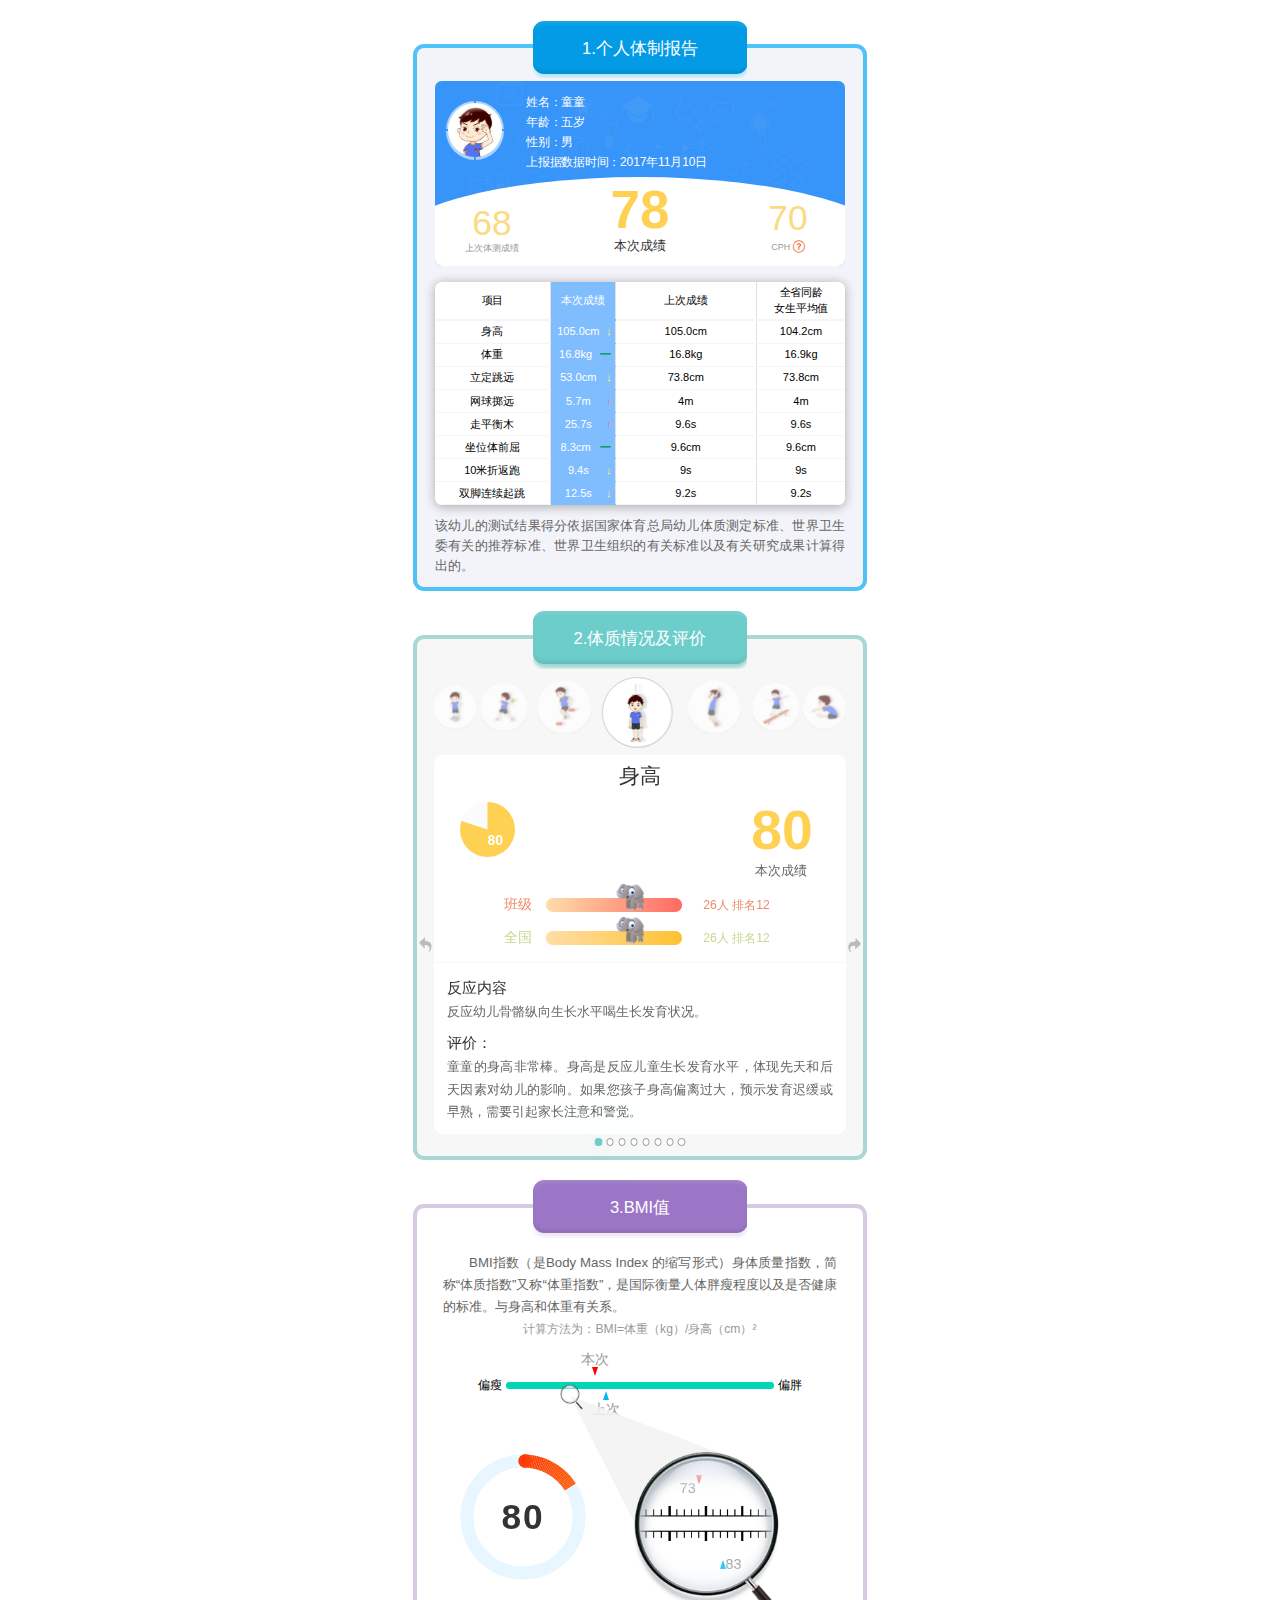
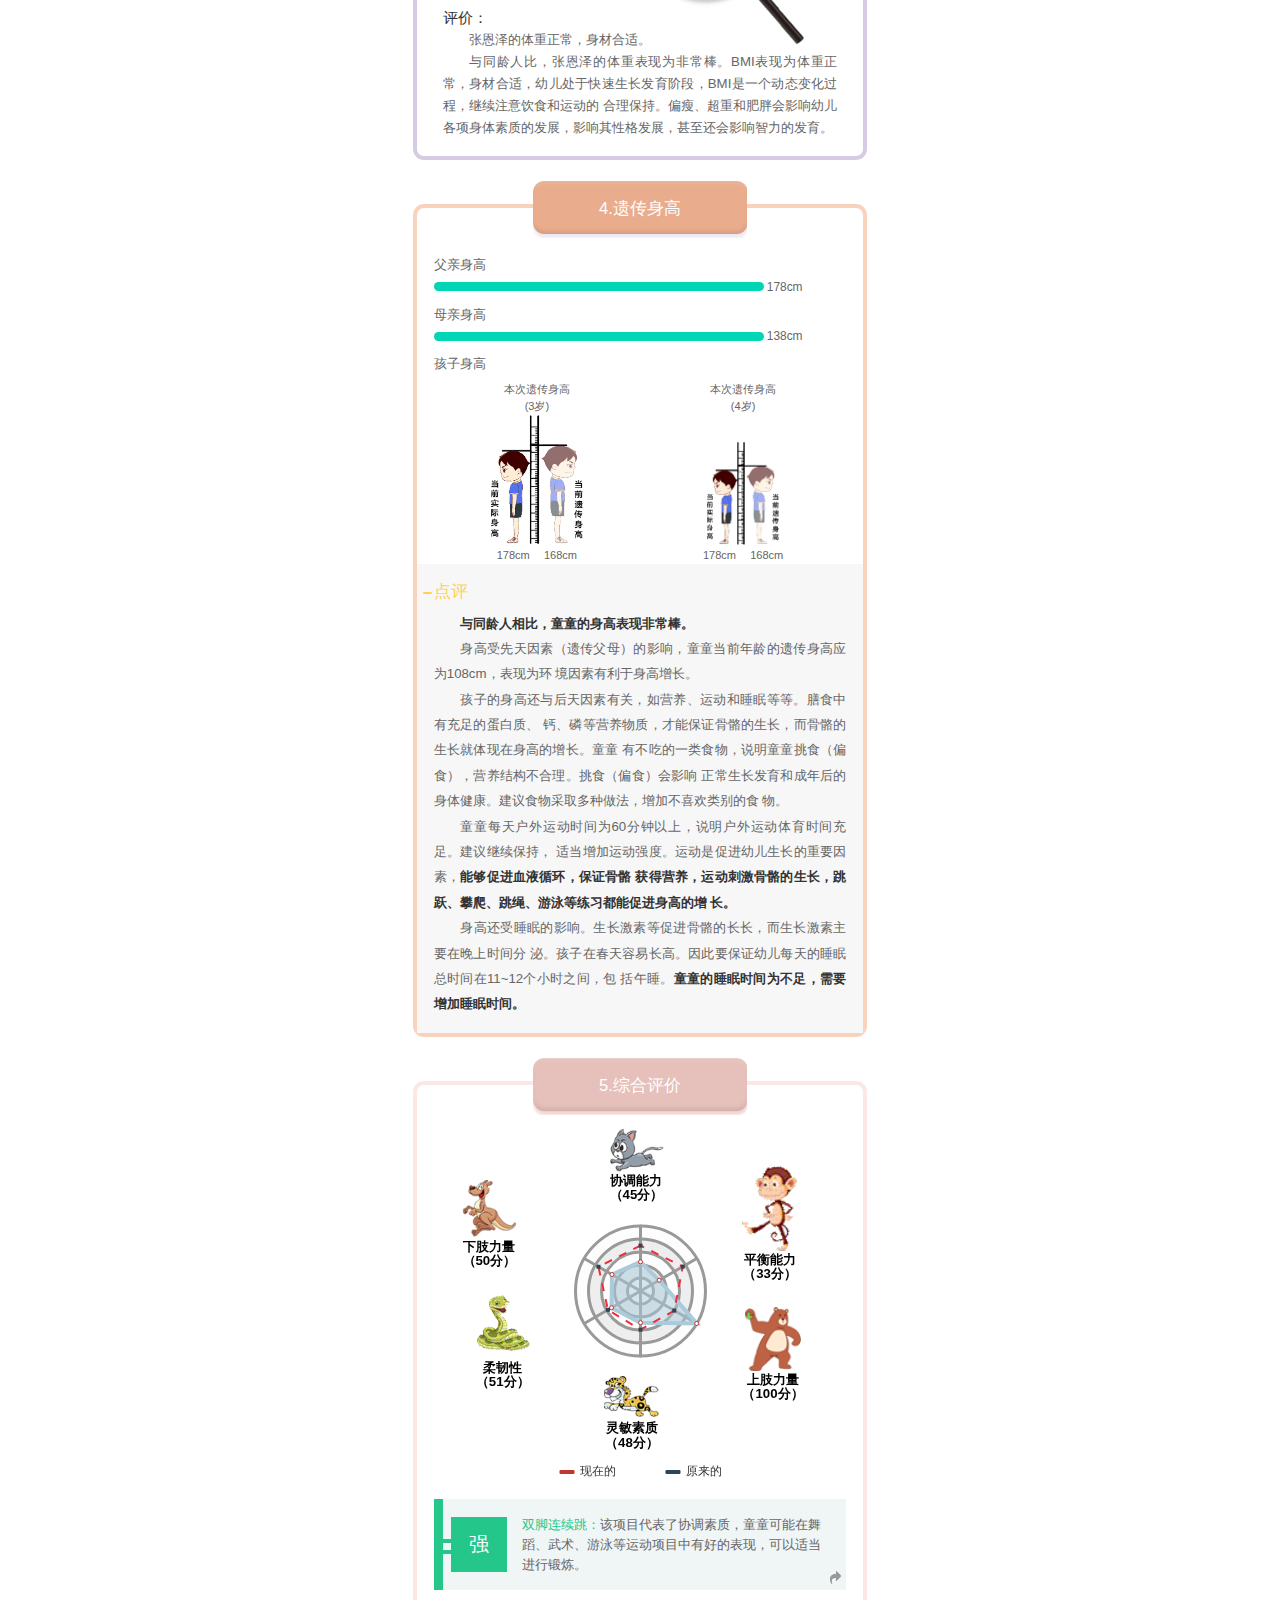
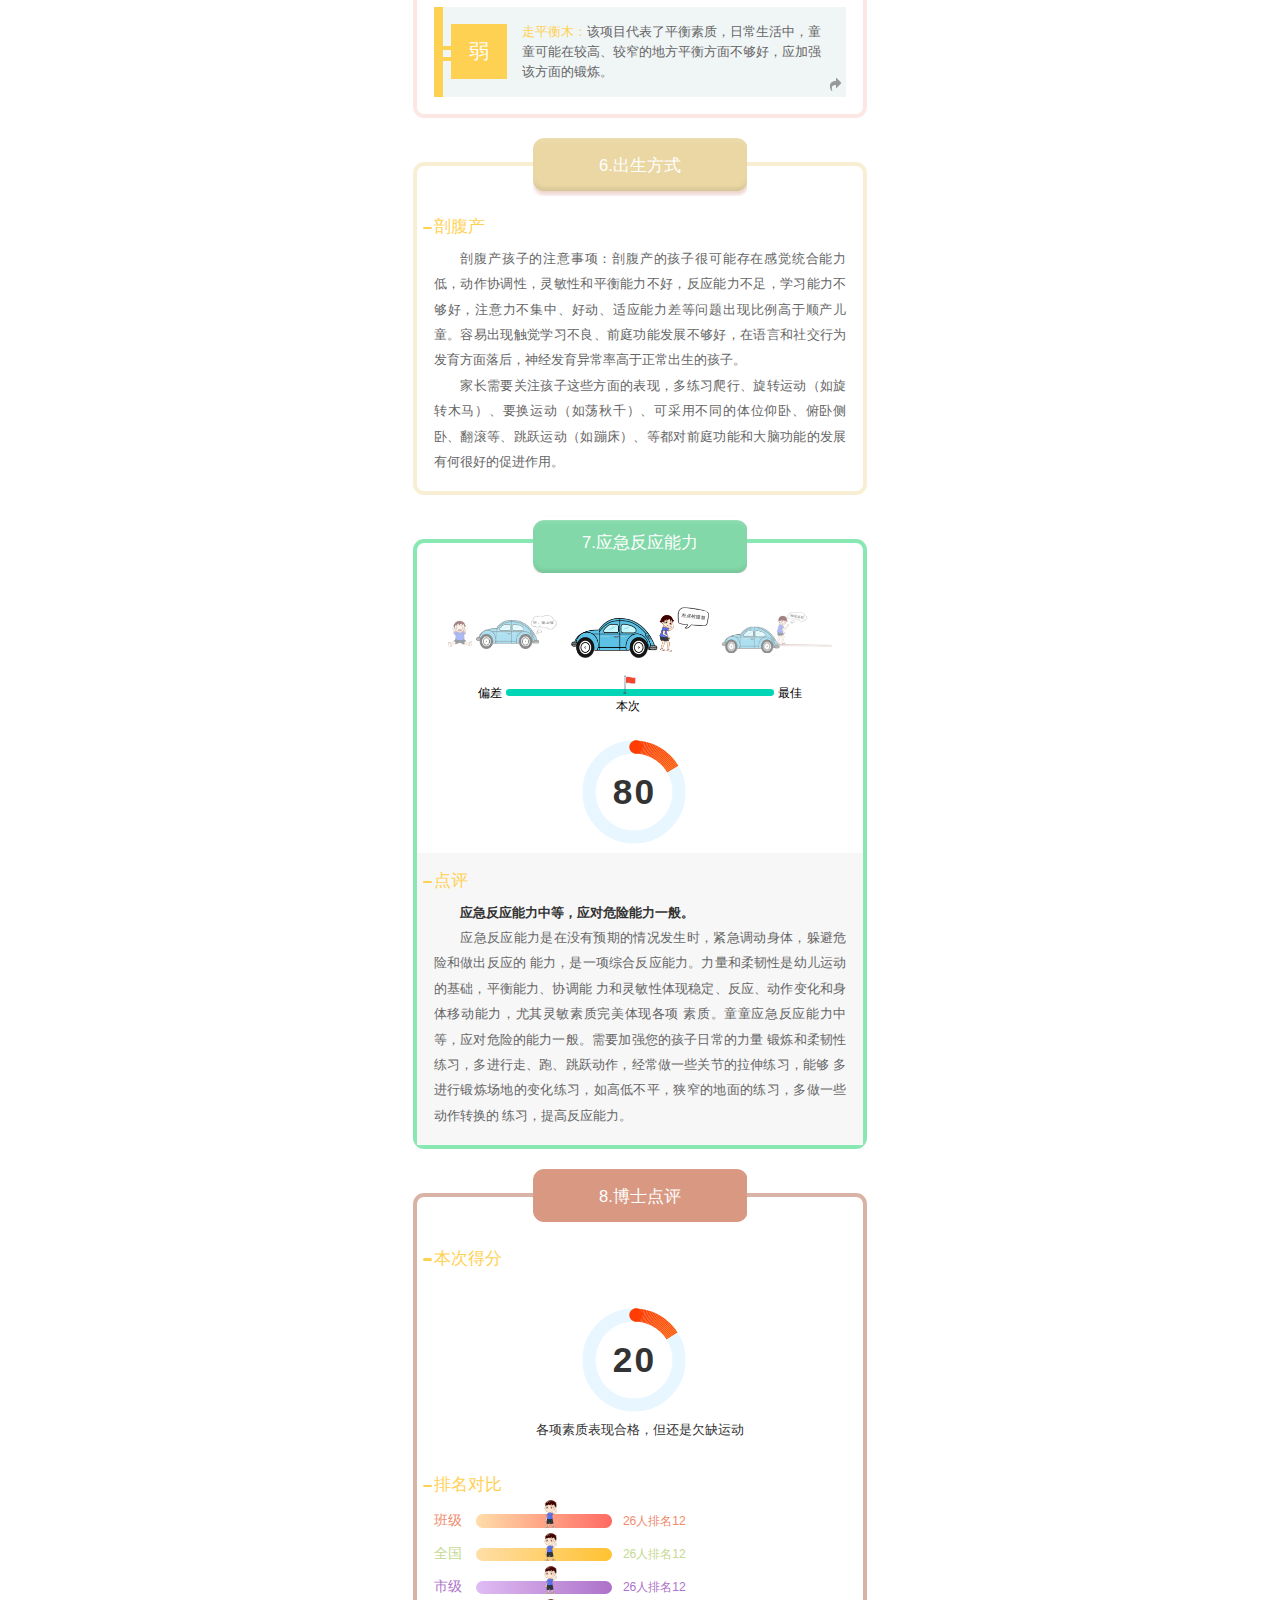
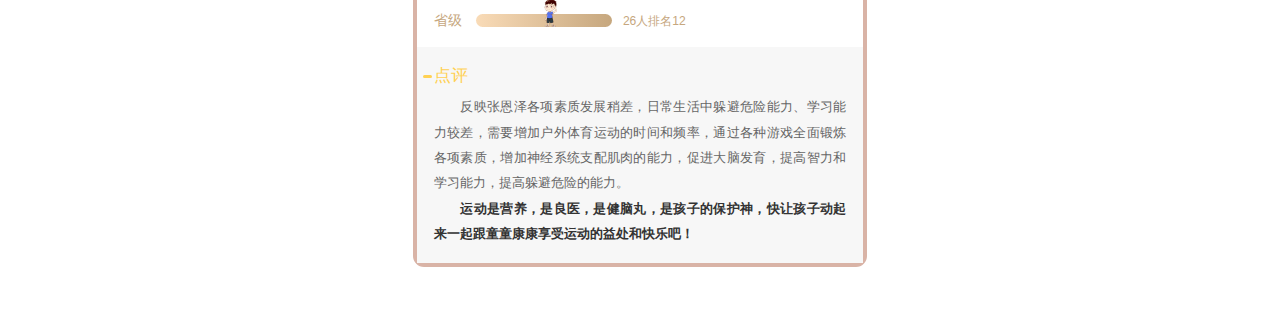
<file: index.html>
<!doctype html>
<html lang="en">
<head>
    <meta charset="UTF-8">
    <meta name="viewport"
          content="width=device-width, user-scalable=no, initial-scale=1.0, maximum-scale=1.0, minimum-scale=1.0">
    <meta http-equiv="X-UA-Compatible" content="ie=edge">
    <title>对比报告</title>
    <link rel="stylesheet" href="css/frozen.css">
    <link rel="stylesheet" href="iconfont/iconfont.css">
    <link rel="stylesheet" href="css/swiper.min.css">
    <link rel="stylesheet" href="mycss/compare.css">
</head>
<body>
<!--1.个人体制报告-->
<section class="item-container item-color1 item-step1">
    <div class="compare-title-bar title-bar1">1.个人体制报告</div>
    <div class="info-top">
        <p class="avatar"><img src="images/nanhai.jpg" alt=""></p>
        <ul>
            <li><p>姓名：童童</p></li>
            <li><p>年龄：五岁</p></li>
            <li><p>性别：男 </p></li>
            <li><p>上报据数据时间：2017年11月10日</p></li>
        </ul>
        <div class="data-show">
            <ol>
                <li>
                    <h2>68</h2>
                    <span>上次体测成绩</span>
                </li>
                <li>
                    <h2>78</h2>
                    <span>本次成绩</span>
                </li>
                <li>
                    <h2>70</h2>
                    <span>CPH  <i class="iconfont icon-wenhao"></i></span>
                </li>
            </ol>
        </div>
    </div>
    <div class="info-bottom">
        <table class="ui-table  ">
            <thead>
            <tr>
                <th><span>项目</span></th>
                <th><span>本次成绩</span></th>
                <th><span>上次成绩</span></th>
                <th><span>全省同龄 <br>女生平均值</span></th>
            </tr>
            </thead>
            <tbody>
            <tr>
                <td><span>身高</span></td>
                <td>105.0cm<strong class="data-down">↓</strong></td>
                <td>105.0cm</td>
                <td>104.2cm</td>
            </tr>
            <tr>
                <td><span>体重</span></td>
                <td>16.8kg <strong class="data-balance">一</strong></td>
                <td>16.8kg</td>
                <td>16.9kg</td>
            </tr>
            <tr>
                <td><span>立定跳远</span></td>
                <td>53.0cm <strong class="data-down">↓</strong></td>
                <td>73.8cm</td>
                <td>73.8cm</td>
            </tr>
            <tr>
                <td><span>网球掷远</span></td>
                <td>5.7m  <strong class="data-up">↑</strong></td>
                <td>4m</td>
                <td>4m</td>
            </tr>
            <tr>
                <td><span>走平衡木</span></td>
                <td>25.7s <strong class="data-up">↑</strong></td>
                <td>9.6s</td>
                <td>9.6s</td>
            </tr>
            <tr>
                <td><span>坐位体前屈</span></td>
                <td>8.3cm <strong class="data-balance">一</strong></td>
                <td>9.6cm</td>
                <td>9.6cm</td>
            </tr>
            <tr>
                <td><span>10米折返跑</span></td>
                <td>9.4s <strong class="data-down">↓</strong></td>
                <td>9s</td>
                <td>9s</td>
            </tr>
            <tr>
                <td><span>双脚连续起跳</span></td>
                <td>12.5s <strong class="data-down">↓</strong></td>
                <td>9.2s</td>
                <td>9.2s</td>
            </tr>
            </tbody>
        </table>
    </div>
    <p class="bottom_explain">该幼儿的测试结果得分依据国家体育总局幼儿体质测定标准、世界卫生委有关的推荐标准、世界卫生组织的有关标准以及有关研究成果计算得出的。</p>
</section>
<!--2.体质情况及评价-->
<section class="item-container item-color2 item-step2">
    <div class="compare-title-bar title-bar2">2.体质情况及评价</div>
    <div class="slide-content ">
        <!-- Swiper -->
        <div class="swiper-container gallery-thumbs">
            <div class="swiper-wrapper">
                <div class="swiper-slide" ><img src="images/little_child1.png" alt=""></div>
                <div class="swiper-slide" ><img src="images/little_child2.png" alt=""></div>
                <div class="swiper-slide" ><img src="images/little_child3.png" alt=""></div>
                <div class="swiper-slide" ><img src="images/little_child4.png" alt=""></div>
                <div class="swiper-slide" ><img src="images/little_child5.png" alt=""></div>
                <div class="swiper-slide" ><img src="images/little_child6.png" alt=""></div>
                <div class="swiper-slide" ><img src="images/little_child7.png" alt=""></div>
                <div class="swiper-slide" ><img src="images/little_child8.png" alt=""></div>

            </div>
        </div>
        <div class="swiper-container gallery-container">
            <div class="swiper-wrapper">
                <div class="swiper-slide">
                    <h2 class="item-name">身高</h2>
                    <div class="item-data">
                        <div class="">
                           <canvas id="drawing0"  width="75" height="75" data-number="80"> </canvas>
                        </div>
                        <div class="">
                            <h2>80</h2>
                            <p>本次成绩</p>
                        </div>
                    </div>
                    <div class="item-ranking">
                        <ul class="ranking-compare-bar">
                            <li>
                                <span>班级</span>
                                <p><img src="images/animal1.png" alt=""></p>
                                <font>26人 排名12</font>
                            </li>
                            <li>
                                <span>全国</span>
                                <p><img src="images/animal1.png" alt=""></p>
                                <font>26人 排名12</font>
                            </li>

                        </ul>
                    </div>
                    <div class="item-remark">
                        <h2>反应内容</h2>
                        <p>反应幼儿骨骼纵向生长水平喝生长发育状况。</p>
                        <h2>评价：</h2>
                        <p>童童的身高非常棒。身高是反应儿童生长发育水平，体现先天和后天因素对幼儿的影响。如果您孩子身高偏离过大，预示发育迟缓或早熟，需要引起家长注意和警觉。
                        </p>
                    </div>
                </div>
                <div class="swiper-slide">
                    <h2 class="item-name">体重</h2>
                    <div class="item-data">
                        <div class="">
                            <canvas id="drawing1"  width="75" height="75" data-number="90"> </canvas>
                        </div>
                        <div class="">
                            <h2>90</h2>
                            <p>本次成绩</p>
                        </div>
                    </div>
                    <div class="item-ranking">
                        <ul class="ranking-compare-bar">
                            <li>
                                <span>班级</span>
                                <p><img src="images/animal1.png" alt=""></p>
                                <font>26人 排名12</font>
                            </li>
                            <li>
                                <span>全国</span>
                                <p><img src="images/animal1.png" alt=""></p>
                                <font>26人 排名12</font>
                            </li>

                        </ul>
                    </div>
                    <div class="item-remark">
                        <h2>反应内容</h2>
                        <p>反应幼儿骨骼纵向生长水平喝生长发育状况。</p>
                        <h2>评价：</h2>
                        <p>童童的身高非常棒。身高是反应儿童生长发育水平，体现先天和后天因素对幼儿的影响。如果您孩子身高偏离过大，预示发育迟缓或早熟，需要引起家长注意和警觉。
                        </p>
                    </div>
                </div>
                <div class="swiper-slide">
                    <h2 class="item-name">体重</h2>
                    <div class="item-data">
                        <div class="">
                            <canvas id="drawing2"  width="75" height="75" data-number="90"> </canvas>
                        </div>
                        <div class="">
                            <h2>90</h2>
                            <p>本次成绩</p>
                        </div>
                    </div>
                    <div class="item-ranking">
                        <ul class="ranking-compare-bar">
                            <li>
                                <span>班级</span>
                                <p><img src="images/animal1.png" alt=""></p>
                                <font>26人 排名12</font>
                            </li>
                            <li>
                                <span>全国</span>
                                <p><img src="images/animal1.png" alt=""></p>
                                <font>26人 排名12</font>
                            </li>

                        </ul>
                    </div>
                    <div class="item-remark">
                        <h2>反应内容</h2>
                        <p>反应幼儿骨骼纵向生长水平喝生长发育状况。</p>
                        <h2>评价：</h2>
                        <p>童童的身高非常棒。身高是反应儿童生长发育水平，体现先天和后天因素对幼儿的影响。如果您孩子身高偏离过大，预示发育迟缓或早熟，需要引起家长注意和警觉。
                        </p>
                    </div>
                </div>
                <div class="swiper-slide">
                    <h2 class="item-name">体重</h2>
                    <div class="item-data">
                        <div class="">
                            <canvas id="drawing3"  width="75" height="75" data-number="90"> </canvas>
                        </div>
                        <div class="">
                            <h2>90</h2>
                            <p>本次成绩</p>
                        </div>
                    </div>
                    <div class="item-ranking">
                        <ul class="ranking-compare-bar">
                            <li>
                                <span>班级</span>
                                <p><img src="images/animal1.png" alt=""></p>
                                <font>26人 排名12</font>
                            </li>
                            <li>
                                <span>全国</span>
                                <p><img src="images/animal1.png" alt=""></p>
                                <font>26人 排名12</font>
                            </li>

                        </ul>
                    </div>
                    <div class="item-remark">
                        <h2>反应内容</h2>
                        <p>反应幼儿骨骼纵向生长水平喝生长发育状况。</p>
                        <h2>评价：</h2>
                        <p>童童的身高非常棒。身高是反应儿童生长发育水平，体现先天和后天因素对幼儿的影响。如果您孩子身高偏离过大，预示发育迟缓或早熟，需要引起家长注意和警觉。
                        </p>
                    </div>
                </div>
                <div class="swiper-slide">
                    <h2 class="item-name">体重</h2>
                    <div class="item-data">
                        <div class="">
                            <canvas id="drawing4"  width="75" height="75" data-number="90"> </canvas>
                        </div>
                        <div class="">
                            <h2>90</h2>
                            <p>本次成绩</p>
                        </div>
                    </div>
                    <div class="item-ranking">
                        <ul class="ranking-compare-bar">
                            <li>
                                <span>班级</span>
                                <p><img src="images/animal1.png" alt=""></p>
                                <font>26人 排名12</font>
                            </li>
                            <li>
                                <span>全国</span>
                                <p><img src="images/animal1.png" alt=""></p>
                                <font>26人 排名12</font>
                            </li>

                        </ul>
                    </div>
                    <div class="item-remark">
                        <h2>反应内容</h2>
                        <p>反应幼儿骨骼纵向生长水平喝生长发育状况。</p>
                        <h2>评价：</h2>
                        <p>童童的身高非常棒。身高是反应儿童生长发育水平，体现先天和后天因素对幼儿的影响。如果您孩子身高偏离过大，预示发育迟缓或早熟，需要引起家长注意和警觉。
                        </p>
                    </div>
                </div>
                <div class="swiper-slide">
                    <h2 class="item-name">体重</h2>
                    <div class="item-data">
                        <div class="">
                            <canvas id="drawing5"  width="75" height="75" data-number="90"> </canvas>
                        </div>
                        <div class="">
                            <h2>90</h2>
                            <p>本次成绩</p>
                        </div>
                    </div>
                    <div class="item-ranking">
                        <ul class="ranking-compare-bar">
                            <li>
                                <span>班级</span>
                                <p><img src="images/animal1.png" alt=""></p>
                                <font>26人 排名12</font>
                            </li>
                            <li>
                                <span>全国</span>
                                <p><img src="images/animal1.png" alt=""></p>
                                <font>26人 排名12</font>
                            </li>

                        </ul>
                    </div>
                    <div class="item-remark">
                        <h2>反应内容</h2>
                        <p>反应幼儿骨骼纵向生长水平喝生长发育状况。</p>
                        <h2>评价：</h2>
                        <p>童童的身高非常棒。身高是反应儿童生长发育水平，体现先天和后天因素对幼儿的影响。如果您孩子身高偏离过大，预示发育迟缓或早熟，需要引起家长注意和警觉。
                        </p>
                    </div>
                </div>
                <div class="swiper-slide">
                    <h2 class="item-name">体重</h2>
                    <div class="item-data">
                        <div class="">
                            <canvas id="drawing6"  width="75" height="75" data-number="90"> </canvas>
                        </div>
                        <div class="">
                            <h2>90</h2>
                            <p>本次成绩</p>
                        </div>
                    </div>
                    <div class="item-ranking">
                        <ul class="ranking-compare-bar">
                            <li>
                                <span>班级</span>
                                <p><img src="images/animal1.png" alt=""></p>
                                <font>26人 排名12</font>
                            </li>
                            <li>
                                <span>全国</span>
                                <p><img src="images/animal1.png" alt=""></p>
                                <font>26人 排名12</font>
                            </li>

                        </ul>
                    </div>
                    <div class="item-remark">
                        <h2>反应内容</h2>
                        <p>反应幼儿骨骼纵向生长水平喝生长发育状况。</p>
                        <h2>评价：</h2>
                        <p>童童的身高非常棒。身高是反应儿童生长发育水平，体现先天和后天因素对幼儿的影响。如果您孩子身高偏离过大，预示发育迟缓或早熟，需要引起家长注意和警觉。
                        </p>
                    </div>
                </div>
                <div class="swiper-slide">
                    <h2 class="item-name">体重</h2>
                    <div class="item-data">
                        <div class="">
                            <canvas id="drawing7"  width="75" height="75" data-number="90"> </canvas>
                        </div>
                        <div class="">
                            <h2>90</h2>
                            <p>本次成绩</p>
                        </div>
                    </div>
                    <div class="item-ranking">
                        <ul class="ranking-compare-bar">
                            <li>
                                <span>班级</span>
                                <p><img src="images/animal1.png" alt=""></p>
                                <font>26人 排名12</font>
                            </li>
                            <li>
                                <span>全国</span>
                                <p><img src="images/animal1.png" alt=""></p>
                                <font>26人 排名12</font>
                            </li>

                        </ul>
                    </div>
                    <div class="item-remark">
                        <h2>反应内容</h2>
                        <p>反应幼儿骨骼纵向生长水平喝生长发育状况。</p>
                        <h2>评价：</h2>
                        <p>童童的身高非常棒。身高是反应儿童生长发育水平，体现先天和后天因素对幼儿的影响。如果您孩子身高偏离过大，预示发育迟缓或早熟，需要引起家长注意和警觉。
                        </p>
                    </div>
                </div>
            </div>
        </div>
        <!-- Add Arrows -->
        <div class="swiper-button-next "></div>
        <div class="swiper-button-prev "></div>
        <!-- Add Pagination -->
        <div class="swiper-pagination"></div>
    </div>
</section>
<!--3.BMI值-->
<section class="item-container item-color3 item-step3">
    <div class="compare-title-bar title-bar3">3.BMI值</div>
    <div class="item-state">
        <article>
            BMI指数（是Body Mass Index 的缩写形式）身体质量指数，简称“体质指数”又称“体重指数”，是国际衡量人体胖瘦程度以及是否健康的标准。与身高和体重有关系。
        </article>
        <p class="bmi-compute">
            计算方法为：BMI=体重（kg）/身高（cm）²
        </p>
    </div>
    <div class="bmi-data-container">
       <div class="bmi-sign-bar">
           <span>偏瘦</span>
           <p class="bar-line" >
               <font class="now_sign"><b>本次</b></font> <font class="old_sign"><b>上次</b></font>
               <span class="bar-fdj" id="littleFdj"></span>
           </p>
           <span>偏胖</span>
       </div>
       <div class="bmi-view">
           <div>
               <div class="canvas-circle canvas-box1" >
                   <span class="score">80</span>
                   <canvas id="myCanvas1" width="137" height="137"></canvas>
               </div>
           </div>
           <div class="bmi-fdj">
               <div class="rule-content">
                   <font class="now_sign">73</font> <font class="old_sign">83</font>
                   <p class="fdj-img"><img src="images/fdj_bg.png" alt=""></p>
               </div>
           </div>
       </div>
        <!--不可删除-->
        <div class="celiang">
            <p class="p1"></p>
            <p class="p2"></p>
        </div>
       <canvas id="bimShadow" ></canvas>
   </div>
    <div class="bottom-state">
        <h2>评价：</h2>
        <p>张恩泽的体重正常，身材合适。</p>
        <p>与同龄人比，张恩泽的体重表现为非常棒。BMI表现为体重正常，身材合适，幼儿处于快速生长发育阶段，BMI是一个动态变化过程，继续注意饮食和运动的
            合理保持。偏瘦、超重和肥胖会影响幼儿各项身体素质的发展，影响其性格发展，甚至还会影响智力的发育。</>
    </div>
</section>
<!--4.遗传身高-->
<section class="item-container item-color4 item-step4">
    <div class="compare-title-bar title-bar4">4.遗传身高</div>
    <ul class="father-mother-height">
        <li><h2>父亲身高</h2>
            <p class="progress-bar"><span>178cm</span></p></li>
        <li><h2>母亲身高</h2>
            <p class="progress-bar"><span>138cm</span></p></li>
        <li>
            <h2>孩子身高</h2>
            <div class="child-height">
                <div>
                    <h3>本次遗传身高 <span>(3岁)</span></h3>
                    <p><img src="images/yichuan_1.png" alt=""></p>
                    <div><span>178cm</span> <span>168cm</span></div>
                </div>
                <div>
                    <h3>本次遗传身高 <span>(4岁)</span></h3>
                    <p><img src="images/yichuan_1.png" alt=""></p>
                    <div><span>178cm</span> <span>168cm</span></div>
                </div>
            </div>
        </li>
    </ul>
    <!--点评-->
    <div class="remark-container">
        <h2 class="remark-title">点评</h2>
        <article>
            <p class="text-light"> 与同龄人相比，童童的身高表现非常棒。</p>
            <p> 身高受先天因素（遗传父母）的影响，童童当前年龄的遗传身高应为108cm，表现为环 境因素有利于身高增长。</p>
            <p>孩子的身高还与后天因素有关，如营养、运动和睡眠等等。膳食中有充足的蛋白质、 钙、磷等营养物质，才能保证骨骼的生长，而骨骼的生长就体现在身高的增长。童童
                有不吃的一类食物，说明童童挑食（偏食），营养结构不合理。挑食（偏食）会影响 正常生长发育和成年后的身体健康。建议食物采取多种做法，增加不喜欢类别的食 物。</p>
            <p> 童童每天户外运动时间为60分钟以上，说明户外运动体育时间充足。建议继续保持， 适当增加运动强度。运动是促进幼儿生长的重要因素，<span class="text-light">能够促进血液循环，保证骨骼
                获得营养，运动刺激骨骼的生长，跳跃、攀爬、跳绳、游泳等练习都能促进身高的增 长。</span></p>
            <p>身高还受睡眠的影响。生长激素等促进骨骼的长长，而生长激素主要在晚上时间分 泌。孩子在春天容易长高。因此要保证幼儿每天的睡眠总时间在11~12个小时之间，包
                括午睡。<span class="text-light">童童的睡眠时间为不足，需要增加睡眠时间。</span></p>
        </article>
    </div>
</section>
<!--5.综合评价-->
<section class="item-container item-color5 item-step5">
    <div class="compare-title-bar title-bar5">5.综合评价</div>
    <div class="six_data">
        <div id="six_item" style="width:90%; height: 3rem ;margin:auto;"></div>
        <div class="six_animals">
            <span>
                <img src="images/animal6.png" alt="">
                 <h2>灵敏素质 <br>（48分）</h2>
            </span>
            <span>
                <img src="images/animal7.png" alt="">
                <h2>协调能力 <br>（45分）</h2>
            </span>
            <span>
                <img src="images/animal2.png" alt="">
                <h2>下肢力量 <br>（50分）</h2>
            </span>
            <span>
                <img src="images/animal4.png" alt="">
                 <h2>平衡能力  <br>（33分）</h2>
            </span>
            <span>
                <img src="images/animal5.png" alt="">
                 <h2>柔韧性 <br>（51分）</h2>
            </span>
            <span>
                <img src="images/animal3.png" alt="">
                 <h2>上肢力量 <br>（100分）</h2>
            </span>
        </div>
    </div>
    <div class="strong-weak-container">
        <div class="strong-weak-item">
            <h2 class="item-sign">强</h2>
            <p><span>双脚连续跳：</span>该项目代表了协调素质，童童可能在舞蹈、武术、游泳等运动项目中有好的表现，可以适当进行锻炼。</p>
            <i class="iconfont icon-share-right"></i>
        </div>
        <div class="strong-weak-item weak-item">
            <h2 class="item-sign">弱</h2>
            <p><span>走平衡木：</span>该项目代表了平衡素质，日常生活中，童童可能在较高、较窄的地方平衡方面不够好，应加强该方面的锻炼。</p>
            <i class="iconfont icon-share-right"></i>
        </div>
    </div>
</section>
<!--6.出生方式-->
<section class="item-container item-color6 item-step6">
    <div class="compare-title-bar title-bar6">6.出生方式</div>
    <div class="remark-container">
        <h2 class="remark-title">剖腹产</h2>
        <article>
            <p>
                剖腹产孩子的注意事项：剖腹产的孩子很可能存在感觉统合能力低，动作协调性，灵敏性和平衡能力不好，反应能力不足，学习能力不够好，注意力不集中、好动、适应能力差等问题出现比例高于顺产儿童。容易出现触觉学习不良、前庭功能发展不够好，在语言和社交行为发育方面落后，神经发育异常率高于正常出生的孩子。</p>
            <p>家长需要关注孩子这些方面的表现，多练习爬行、旋转运动（如旋转木马）、要换运动（如荡秋千）、可采用不同的体位仰卧、俯卧侧卧、翻滚等、跳跃运动（如蹦床）、等都对前庭功能和大脑功能的发展有何很好的促进作用。</p>
        </article>
    </div>
</section>
<!--7.应急反应能力-->
<section class="item-container item-color7 item-step7">
    <div class="compare-title-bar title-bar7">7.应急反应能力</div>
    <ul class="reactive-img">
        <li><img src="images/s_h_1.png" alt=""></li>
        <li class="active"><img src="images/s_h_2.png" alt=""></li>
        <li><img src="images/s_h_3.png" alt=""></li>
    </ul>
    <div class="reactive-sign-bar">
        <span>偏差</span>
        <p class="bar-line"><font>本次</font></p>
        <span>最佳</span>
    </div>
    <p class="canvas-circle canvas-box2">
        <span class="score">80</span>
        <canvas id="myCanvas2" width="137" height="137"></canvas>
    </p>
    <div class="remark-container">
        <h2 class="remark-title">点评</h2>
        <article>
            <p><span class="text-light">应急反应能力中等，应对危险能力一般。</span></p>
            <p>应急反应能力是在没有预期的情况发生时，紧急调动身体，躲避危险和做出反应的 能力，是一项综合反应能力。力量和柔韧性是幼儿运动的基础，平衡能力、协调能
                力和灵敏性体现稳定、反应、动作变化和身体移动能力，尤其灵敏素质完美体现各项 素质。童童应急反应能力中等，应对危险的能力一般。需要加强您的孩子日常的力量
                锻炼和柔韧性练习，多进行走、跑、跳跃动作，经常做一些关节的拉伸练习，能够 多进行锻炼场地的变化练习，如高低不平，狭窄的地面的练习，多做一些动作转换的 练习，提高反应能力。</p>
        </article>
    </div>

</section>
<!--8.博士点评-->
<section class="item-container item-color8 item-step8">
    <div class="compare-title-bar title-bar8">8.博士点评</div>
    <div class="this-score-container">
        <h2 class="remark-title">本次得分</h2>
        <article>
            <div class="canvas-circle canvas-box3">
                <span class="score">20</span>
                <canvas id="myCanvas3" width="137" height="137"></canvas>
            </div>
            <p class="text-center">各项素质表现合格，但还是欠缺运动</p>
        </article>
    </div>
    <div class="ranking-compare-container">
        <h2 class="remark-title">排名对比</h2>
        <ul class="ranking-compare-bar">
            <li><span>班级</span>
                <p><img src="images/animal8.png" alt=""></p><font>26人排名12</font></li>
            <li><span>全国</span>
                <p><img src="images/animal8.png" alt=""></p><font>26人排名12</font></li>
            <li><span>市级</span>
                <p><img src="images/animal8.png" alt=""></p><font>26人排名12</font></li>
            <li><span>省级</span>
                <p><img src="images/animal8.png" alt=""></p><font>26人排名12</font></li>
        </ul>
    </div>
    <div class="remark-container">
        <h2 class="remark-title">点评</h2>
        <article>
            <p>
                反映张恩泽各项素质发展稍差，日常生活中躲避危险能力、学习能力较差，需要增加户外体育运动的时间和频率，通过各种游戏全面锻炼各项素质，增加神经系统支配肌肉的能力，促进大脑发育，提高智力和学习能力，提高躲避危险的能力。</p>
            <p class="text-light">运动是营养，是良医，是健脑丸，是孩子的保护神，快让孩子动起来一起跟童童康康享受运动的益处和快乐吧！</p>
        </article>
    </div>
</section>
</body>
<script src="js/jquery-1.11.1.min.js"></script>
<script src="js/echarts.min.js"></script>
<script src="js/swiper.min.js"></script>
<script src="js/circlegradient.js?v=1"></script>
<script src="js/main.js"></script>
</html>
</file>
<file: css/frozen.css>
@charset "UTF-8";
@media screen and (max-width: 319px) {
    html {
        font-size: 85.33333px;
    }
}

@media screen and (min-width: 320px) and (max-width: 359px) {
    html {
        font-size: 85.33333px;
    }
}

@media screen and (min-width: 360px) and (max-width: 374px) {
    html {
        font-size: 96px;
    }
}

@media screen and (min-width: 375px) and (max-width: 383px) {
    html {
        font-size: 100px;
    }
}

@media screen and (min-width: 384px) and (max-width: 399px) {
    html {
        font-size: 102.4px;
    }
}

@media screen and (min-width: 400px) and (max-width: 413px) {
    html {
        font-size: 106.66667px;
    }
}

@media screen and (min-width: 414px) {
    html {
        font-size: 110.4px;
    }
}

/*CSS Reset*/
body,
div,
dl,
dt,
dd,
ul,
ol,
li,
h1,
h2,
h3,
h4,
h5,
h6,
pre,
code,
form,
fieldset,
legend,
input,
textarea,
p,
blockquote,
th,
td,
header,
hgroup,
nav,
section,
article,
aside,
footer,
figure,
figcaption,
menu,
button {
    margin: 0;
    padding: 0;
}

body {
    /*font-family: "Helvetica Neue",Helvetica,STHeiTi,sans-serif;*/
    font-family: "Arial", "Microsoft YaHei", "黑体", "宋体", sans-serif;
    line-height: 1.5;
    font-size: 16px;
    color: #000;
    background-color: #f8f8f8;
    -webkit-user-select: none;
    -webkit-text-size-adjust: 100%;
    -webkit-tap-highlight-color: transparent;
    outline: 0;
}

h1, h2, h3, h4, h5, h6 {
    font-size: 100%;
    font-weight: normal;
}

table {
    border-collapse: collapse;
    border-spacing: 0;
}

caption, th {
    text-align: left;
}

fieldset,
img {
    border: 0;
}

li {
    list-style: none;
}

ins {
    text-decoration: none;
}

del {
    text-decoration: line-through;
}

input,
button,
textarea,
select,
optgroup,
option {
    font-family: inherit;
    font-size: inherit;
    font-style: inherit;
    font-weight: inherit;
    outline: 0;
}

button {
    -webkit-appearance: none;
    border: 0;
    background: none;
}

a {
    -webkit-touch-callout: none;
    text-decoration: none;
}

:focus {
    outline: 0;
    -webkit-tap-highlight-color: transparent;
}

em, i {
    font-style: normal;
}

@font-face {
    font-family: "iconfont";
    src: url(../font/iconfont.ttf) format("truetype");
}

.ui-icon, [class^="ui-icon-"] {
    font-family: "iconfont" !important;
    font-size: 32px;
    line-height: 44px;
    font-style: normal;
    -webkit-font-smoothing: antialiased;
    -webkit-text-stroke-width: 0.2px;
    display: block;
    color: rgba(0, 0, 0, 0.5);
}

.ui-icon-close:before {
    content: "";
}

.ui-icon-search:before {
    content: "";
}

.ui-icon-return:before {
    content: "";
}

.ui-icon-close,
.ui-icon-search {
    color: #8e8e93;
}

@font-face {
    font-family: "iconfont";
    src: url(../font/iconfont-full.ttf) format("truetype");
}

.ui-icon, [class^="ui-icon-"] {
    font-family: "iconfont" !important;
    font-size: 32px;
    line-height: 44px;
    font-style: normal;
    -webkit-font-smoothing: antialiased;
    -webkit-text-stroke-width: 0.2px;
    display: block;
    color: rgba(0, 0, 0, 0.5);
}

.ui-icon-add:before {
    content: "\f615";
}

.ui-icon-more:before {
    content: "\f616";
}

.ui-icon-arrow:before {
    content: "\f600";
}

.ui-icon-return:before {
    content: "\f614";
}

.ui-icon-checked:before {
    content: "\f601";
}

.ui-icon-checked-s:before {
    content: "\f602";
}

.ui-icon-info-block:before {
    content: "\f603";
}

.ui-icon-success-block:before {
    content: "\f604";
}

.ui-icon-warn-block:before {
    content: "\f605";
}

.ui-icon-info:before {
    content: "\f606";
}

.ui-icon-success:before {
    content: "\f607";
}

.ui-icon-warn:before {
    content: "\f608";
}

.ui-icon-next:before {
    content: "\f617";
}

.ui-icon-prev:before {
    content: "\f618";
}

.ui-icon-tag:before {
    content: "\f60d";
}

.ui-icon-tag-pop:before {
    content: "\f60f";
}

.ui-icon-tag-s:before {
    content: "\f60e";
}

.ui-icon-warn-lg:before {
    content: "\f609";
}

.ui-icon-close:before {
    content: "\f60a";
}

.ui-icon-close-progress:before {
    content: "\f619";
}

.ui-icon-close-page:before {
    content: "\f60b";
}

.ui-icon-emo:before {
    content: "\f61a";
}

.ui-icon-delete:before {
    content: "\f61b";
}

.ui-icon-search:before {
    content: "\f60c";
}

.ui-icon-order:before {
    content: "\f61c";
}

.ui-icon-news:before {
    content: "\f61d";
}

.ui-icon-personal:before {
    content: "\f61e";
}

.ui-icon-dressup:before {
    content: "\f61f";
}

.ui-icon-cart:before {
    content: "\f620";
}

.ui-icon-history:before {
    content: "\f621";
}

.ui-icon-wallet:before {
    content: "\f622";
}

.ui-icon-refresh:before {
    content: "\f623";
}

.ui-icon-thumb:before {
    content: "\f624";
}

.ui-icon-file:before {
    content: "\f625";
}

.ui-icon-hall:before {
    content: "\f626";
}

.ui-icon-voice:before {
    content: "\f627";
}

.ui-icon-unfold:before {
    content: "\f628";
}

.ui-icon-gototop:before {
    content: "\f629";
}

.ui-icon-share:before {
    content: "\f62a";
}

.ui-icon-home:before {
    content: "\f62b";
}

.ui-icon-pin:before {
    content: "\f62c";
}

.ui-icon-star:before {
    content: "\f62d";
}

.ui-icon-bugle:before {
    content: "\f62e";
}

.ui-icon-trend:before {
    content: "\f62f";
}

.ui-icon-unchecked:before {
    content: "\f610";
}

.ui-icon-unchecked-s:before {
    content: "\f611";
}

.ui-icon-play-active:before {
    content: "\f630";
}

.ui-icon-stop-active:before {
    content: "\f631";
}

.ui-icon-play:before {
    content: "\f632";
}

.ui-icon-stop:before {
    content: "\f633";
}

.ui-icon-set:before {
    content: "\f634";
}

.ui-icon-add-group:before {
    content: "\f635";
}

.ui-icon-add-people:before {
    content: "\f636";
}

.ui-icon-pc:before {
    content: "\f637";
}

.ui-icon-scan:before {
    content: "\f638";
}

.ui-icon-tag-svip:before {
    content: "\f613";
}

.ui-icon-tag-vip:before {
    content: "\f612";
}

.ui-icon-male:before {
    content: "\f639";
}

.ui-icon-female:before {
    content: "\f63a";
}

.ui-icon-collect:before {
    content: "\f63b";
}

.ui-icon-commented:before {
    content: "\f63c";
}

.ui-icon-like:before {
    content: "\f63d";
}

.ui-icon-liked:before {
    content: "\f63e";
}

.ui-icon-comment:before {
    content: "\f63f";
}

.ui-icon-collected:before {
    content: "\f640";
}

a {
    color: #00a5e0;
}

em {
    color: #ff8444;
}

::-webkit-input-placeholder {
    color: #bbb;
}

/**
 * 文字
 */
h1 {
    font-size: 18px;
}

h2 {
    font-size: 17px;
}

h3, h4 {
    font-size: 16px;
}

h5, .ui-txt-sub {
    font-size: 14px;
}

h6, .ui-txt-tips {
    font-size: 12px;
}

.ui-txt-default {
    color: #000;
}

.ui-txt-white {
    color: white;
}

.ui-txt-info {
    color: #777;
}

.ui-txt-muted {
    color: #bbb;
}

.ui-txt-warning, .ui-txt-red {
    color: #ff4222;
}

.ui-txt-feeds {
    color: #314c83;
}

/* 同em */
.ui-txt-highlight {
    color: #ff8444;
}

.ui-txt-justify {
    text-align: justify;
}

.ui-txt-justify-one {
    text-align: justify;
    overflow: hidden;
    height: 24px;
}

.ui-txt-justify-one:after {
    display: inline-block;
    content: '';
    overflow: hidden;
    width: 100%;
    height: 0;
}

/* 1px hack */
.ui-border-t {
    border-top: 1px solid #e0e0e0;
}

.ui-border-b {
    border-bottom: 1px solid #e0e0e0;
}

.ui-border-tb {
    border-top: #e0e0e0 1px solid;
    border-bottom: #e0e0e0 1px solid;
    background-image: none;
}

.ui-border-l {
    border-left: 1px solid #e0e0e0;
}

.ui-border-r {
    border-right: 1px solid #e0e0e0;
}

.ui-border {
    border: 1px solid #e0e0e0;
}

.ui-border-radius {
    border: 1px solid #e0e0e0;
    border-radius: 4px;
}

@media screen and (-webkit-min-device-pixel-ratio: 2) {
    .ui-border-radius {
        position: relative;
        border: 0;
    }

    .ui-border-radius:before {
        content: "";
        width: 200%;
        height: 200%;
        position: absolute;
        top: 0;
        left: 0;
        border: 1px solid #e0e0e0;
        -webkit-transform: scale(0.5);
        -webkit-transform-origin: 0 0;
        padding: 1px;
        -webkit-box-sizing: border-box;
        border-radius: 8px;
        pointer-events: none;
    }
}

@media screen and (-webkit-min-device-pixel-ratio: 2) {
    .ui-border {
        position: relative;
        border: 0;
    }

    .ui-border-t, .ui-border-b, .ui-border-l, .ui-border-r, .ui-border-tb {
        border: 0;
    }

    .ui-border-t {
        background-position: left top;
        background-image: -webkit-gradient(linear, left bottom, left top, color-stop(0.5, transparent), color-stop(0.5, #e0e0e0), to(#e0e0e0));
    }

    .ui-border-b {
        background-position: left bottom;
        background-image: -webkit-gradient(linear, left top, left bottom, color-stop(0.5, transparent), color-stop(0.5, #e0e0e0), to(#e0e0e0));
    }

    .ui-border-t,
    .ui-border-b,
    .ui-border-tb {
        background-repeat: repeat-x;
        -webkit-background-size: 100% 1px;
    }

    .ui-border-tb {
        background-image: -webkit-gradient(linear, left bottom, left top, color-stop(0.5, transparent), color-stop(0.5, #e0e0e0), to(#e0e0e0)), -webkit-gradient(linear, left top, left bottom, color-stop(0.5, transparent), color-stop(0.5, #e0e0e0), to(#e0e0e0));
        background-position: top, bottom;
    }

    .ui-border-l {
        background-position: left top;
        background-image: -webkit-gradient(linear, right top, left top, color-stop(0.5, transparent), color-stop(0.5, #e0e0e0), to(#e0e0e0));
    }

    .ui-border-r {
        background-position: right top;
        background-image: -webkit-gradient(linear, left top, right top, color-stop(0.5, transparent), color-stop(0.5, #e0e0e0), to(#e0e0e0));
    }

    .ui-border-l,
    .ui-border-r {
        background-repeat: repeat-y;
        -webkit-background-size: 1px 100%;
    }

    .ui-border:after {
        content: "";
        width: 100%;
        height: 100%;
        position: absolute;
        top: 0;
        left: 0;
        background-image: -webkit-gradient(linear, left bottom, left top, color-stop(0.5, transparent), color-stop(0.5, #e0e0e0), to(#e0e0e0)), -webkit-gradient(linear, left top, right top, color-stop(0.5, transparent), color-stop(0.5, #e0e0e0), to(#e0e0e0)), -webkit-gradient(linear, left top, left bottom, color-stop(0.5, transparent), color-stop(0.5, #e0e0e0), to(#e0e0e0)), -webkit-gradient(linear, right top, left top, color-stop(0.5, transparent), color-stop(0.5, #e0e0e0), to(#e0e0e0));
        -webkit-background-size: 100% 1px, 1px 100%, 100% 1px, 1px 100%;
        background-size: 100% 1px, 1px 100%, 100% 1px, 1px 100%;
        background-size: 100% 1px, 1px 100%, 100% 1px, 1px 100%;
        background-repeat: no-repeat;
        background-position: top, right, bottom, left;
        padding: 1px;
        -webkit-box-sizing: border-box;
        z-index: 10;
        pointer-events: none;
    }
}

/* 箭头链接 */
.ui-arrowlink {
    position: relative;
}

.ui-arrowlink:before {
    font-family: "iconfont" !important;
    font-size: 32px;
    line-height: 44px;
    font-style: normal;
    -webkit-font-smoothing: antialiased;
    -webkit-text-stroke-width: 0.2px;
    display: block;
    color: rgba(0, 0, 0, 0.5);
    color: #c7c7c7;
    content: "";
    position: absolute;
    right: 15px;
    top: 50%;
    margin-top: -22px;
    margin-right: -10px;
}

@media (max-width: 320px) {
    .ui-arrowlink:before {
        right: 10px;
    }
}

.ui-arrowlink.active {
    background: #e5e6e7;
}

/* 文字截断 */
.ui-nowrap {
    max-width: 100%;
    overflow: hidden;
    white-space: nowrap;
    text-overflow: ellipsis;
}

.ui-nowrap-flex {
    display: -webkit-box;
    overflow: hidden;
    text-overflow: ellipsis;
    -webkit-box-orient: vertical;
    -webkit-line-clamp: 1;
    -webkit-box-flex: 1;
    height: inherit;
}

.ui-nowrap-multi {
    display: -webkit-box;
    overflow: hidden;
    text-overflow: ellipsis;
    -webkit-box-orient: vertical;
    -webkit-line-clamp: 2;
}

.ui-placehold-wrap {
    padding-top: 31.25%;
    position: relative;
}

.ui-placehold {
    color: #bbb;
    position: absolute;
    top: 0;
    width: 100%;
    display: -webkit-box;
    -webkit-box-orient: vertical;
    -webkit-box-pack: center;
    -webkit-box-align: center;
    -webkit-box-sizing: border-box;
    text-align: center;
    height: 100%;
    z-index: -1;
}

.ui-placehold-img {
    padding-top: 31.25%;
    position: relative;
}

.ui-placehold-img > span {
    width: 100%;
    height: 100%;
    position: absolute;
    top: 0;
    left: 0;
    z-index: 1;
    background-repeat: no-repeat;
    -webkit-background-size: cover;
}

.ui-placehold-img img {
    width: 100%;
    height: 100%;
}

/* 三等分 */
.ui-grid, .ui-grid-trisect, .ui-grid-halve {
    padding-left: 15px;
    padding-right: 10px;
    overflow: hidden;
    padding-top: 10px;
}

@media (max-width: 320px) {
    .ui-grid, .ui-grid-trisect, .ui-grid-halve {
        padding-left: 10px;
        padding-right: 5px;
    }
}

.ui-grid li, .ui-grid-trisect li, .ui-grid-halve li {
    padding-right: 5px;
    padding-bottom: 10px;
    float: left;
    position: relative;
    -webkit-box-sizing: border-box;
}

.ui-grid-trisect > li {
    width: 33.3333%;
}

.ui-grid-trisect-img {
    padding-top: 149.47%;
}

.ui-grid-trisect h4 {
    position: relative;
    margin: 7px 0 3px;
}

.ui-grid-trisect h4 span {
    display: inline-block;
    margin-left: 12px;
    color: #777;
}

/* 二等分 */
.ui-grid-halve > li {
    width: 50%;
}

.ui-grid-halve-img {
    padding-top: 55.17%;
}

.ui-grid-trisect-img, .ui-grid-halve-img {
    position: relative;
    width: 100%;
}

.ui-grid-trisect-img > span, .ui-grid-halve-img > span {
    width: 100%;
    height: 100%;
    position: absolute;
    top: 0;
    left: 0;
    z-index: 1;
    background-repeat: no-repeat;
    -webkit-background-size: cover;
}

.ui-grid-trisect-img img, .ui-grid-halve-img img {
    width: 100%;
    height: 100%;
    position: absolute;
    left: 0;
    top: 0;
}

.ui-grid-trisect-img.active, .ui-grid-halve-img.active {
    opacity: .5;
}

.ui-row {
    display: block;
    overflow: hidden;
}

.ui-col {
    float: left;
    box-sizing: border-box;
    width: 100%;
}

.ui-col-10 {
    width: 10%;
}

.ui-col-20 {
    width: 20%;
}

.ui-col-25 {
    width: 25%;
}

.ui-col-33 {
    width: 33.3333%;
}

.ui-col-50 {
    width: 50%;
}

.ui-col-67 {
    width: 66.6666%;
}

.ui-col-75 {
    width: 75%;
}

.ui-col-80 {
    width: 80%;
}

.ui-col-90 {
    width: 90%;
}

.ui-row-flex {
    display: -webkit-box;
    width: 100%;
    -webkit-box-sizing: border-box;
}

.ui-row-flex .ui-col {
    float: none;
    -webkit-box-flex: 1;
    width: 0;
}

.ui-row-flex .ui-col-2 {
    -webkit-box-flex: 2;
}

.ui-row-flex .ui-col-3 {
    -webkit-box-flex: 3;
}

.ui-row-flex .ui-col-4 {
    -webkit-box-flex: 4;
}

.ui-row-flex-ver {
    -webkit-box-orient: vertical;
}

.ui-row-flex-ver .ui-col {
    width: 100%;
    height: 0;
}

.ui-whitespace {
    padding-left: 15px;
    padding-right: 15px;
    box-sizing: border-box;
}

@media (max-width: 320px) {
    .ui-whitespace {
        padding-left: 10px;
        padding-right: 10px;
    }
}

.ui-whitespace-left {
    padding-left: 15px;
    box-sizing: border-box;
}

@media (max-width: 320px) {
    .ui-whitespace-left {
        padding-left: 10px;
    }
}

.ui-whitespace-right {
    padding-right: 15px;
    box-sizing: border-box;
}

@media (max-width: 320px) {
    .ui-whitespace-right {
        padding-right: 10px;
    }
}

.ui-justify {
    text-align: justify;
    font-size: 0;
}

.ui-justify:after {
    content: '';
    display: inline-block;
    width: 100%;
    height: 0;
    overflow: hidden;
}

.ui-justify li {
    display: inline-block;
    text-align: center;
}

.ui-justify p {
    font-size: 16px;
}

.ui-justify-flex {
    width: 100%;
    display: -webkit-box;
    -webkit-box-pack: justify;
    -webkit-justify-content: space-between;
}

.ui-header,
.ui-footer {
    position: fixed;
    width: 100%;
    z-index: 100;
    left: 0;
}

.ui-header {
    top: 0;
    height: 45px;
    line-height: 45px;
}

.ui-header-stable,
.ui-header-positive {
    padding: 0 10px;
    box-sizing: border-box;
}

.ui-header-stable,
.ui-footer-stable {
    background-color: #f8f8f8;
}

.ui-header-positive,
.ui-footer-positive {
    background-color: #18b4ed;
    color: #fff;
}

.ui-header-positive a, .ui-header-positive a:active, .ui-header-positive i,
.ui-footer-positive a,
.ui-footer-positive a:active,
.ui-footer-positive i {
    color: #fff;
}

.ui-footer-btn {
    background-image: -webkit-gradient(linear, left top, left bottom, color-stop(0, #f9f9f9), to(#e0e0e0));
    color: #00a5e0;
}

.ui-footer-btn .ui-tiled {
    height: 100%;
}

.ui-footer {
    bottom: 0;
    height: 56px;
}

.ui-header ~ .ui-container {
    border-top: 45px solid transparent;
}

.ui-footer ~ .ui-container {
    border-bottom: 56px solid transparent;
}

.ui-header h1 {
    text-align: center;
    font-size: 18px;
}

.ui-header .ui-icon-return {
    position: absolute;
    left: 0;
}

.ui-header .ui-btn, .ui-header .ui-btn-lg, .ui-header .ui-btn-s {
    display: block;
    position: absolute;
    right: 10px;
    top: 50%;
    margin-top: -15px;
}

/**
 * 垂直上下居中
 */
.ui-center {
    width: 100%;
    display: -webkit-box;
    -webkit-box-orient: vertical;
    -webkit-box-pack: center;
    -webkit-box-align: center;
    text-align: center;
    height: 150px;
}

/**
 * 排版
 */
.ui-flex,
.ui-tiled {
    display: -webkit-box;
    width: 100%;
    -webkit-box-sizing: border-box;
}

.ui-flex-ver {
    -webkit-box-orient: vertical;
}

.ui-flex-pack-start {
    -webkit-box-pack: start;
}

.ui-flex-pack-end {
    -webkit-box-pack: end;
}

.ui-flex-pack-center {
    -webkit-box-pack: center;
}

.ui-flex-align-start {
    -webkit-box-align: start;
}

.ui-flex-align-end {
    -webkit-box-align: end;
}

.ui-flex-align-center {
    -webkit-box-align: center;
}

/**
 * 平铺
 */
.ui-tiled li {
    -webkit-box-flex: 1;
    width: 100%;
    text-align: center;
    display: -webkit-box;
    -webkit-box-orient: vertical;
    -webkit-box-pack: center;
    -webkit-box-align: center;
}

/**
 * 未读数通知
 */
.ui-badge, .ui-badge-muted, .ui-badge-num, .ui-badge-corner, .ui-badge-cornernum {
    display: inline-block;
    text-align: center;
    background: #f74c31;
    color: #fff;
    font-size: 11px;
    height: 16px;
    line-height: 16px;
    -webkit-border-radius: 8px;
    padding: 0 6px;
    background-clip: padding-box;
}

/* 浅色的 */
.ui-badge-muted {
    background: #b6cae0;
}

.ui-badge-num {
    height: 19px;
    line-height: 20px;
    font-size: 12px;
    min-width: 19px;
    -webkit-border-radius: 10px;
}

.ui-badge-wrap {
    position: relative;
    text-align: center;
}

.ui-badge-corner {
    position: absolute;
    border: 2px #fff solid;
    height: 20px;
    line-height: 20px;
    top: -4px;
    right: -9px;
}

.ui-badge-cornernum {
    position: absolute;
    top: -4px;
    right: -9px;
    height: 19px;
    line-height: 19px;
    font-size: 12px;
    min-width: 19px;
    -webkit-border-radius: 10px;
    top: -5px;
    right: -5px;
}

/**
* 红点提醒
*/
.ui-reddot, .ui-reddot-border, .ui-reddot-s {
    position: relative;
    display: inline-block;
    line-height: 22px;
    padding: 0 6px;
}

.ui-reddot:after, .ui-reddot-border:after, .ui-reddot-s:after {
    content: '';
    position: absolute;
    display: block;
    width: 8px;
    height: 8px;
    background-color: #f74c31;
    border-radius: 5px;
    right: -3px;
    top: -3px;
    background-clip: padding-box;
}

.ui-reddot-static {
    display: block;
    width: 8px;
    height: 8px;
    padding: 0;
}

.ui-reddot-static:after {
    top: 0;
    right: 0;
}

/* 带白边的 */
.ui-reddot-border:before {
    content: '';
    position: absolute;
    display: block;
    width: 8px;
    height: 8px;
    background-color: #fff;
    border-radius: 5px;
    right: -4px;
    top: -4px;
    background-clip: padding-box;
    padding: 1px;
}

/* 小号的 */
.ui-reddot-s:after {
    width: 6px;
    height: 6px;
    top: -5px;
    right: -5px;
}

/**
 * 圆角头像，列表场景
 */
.ui-avatar,
.ui-avatar-lg,
.ui-avatar-s,
.ui-avatar-one,
.ui-avatar-tiled {
    display: block;
    -webkit-background-size: cover;
    background-image: url([data-uri]);
}

.ui-avatar {
    width: 50px;
    height: 50px;
    -webkit-border-radius: 200px;
    overflow: hidden;
}

.ui-avatar > span {
    width: 100%;
    height: 100%;
    display: block;
    overflow: hidden;
    background-repeat: no-repeat;
    -webkit-background-size: cover;
    -webkit-border-radius: 200px;
}

.ui-avatar-lg,
.ui-avatar-one {
    width: 70px;
    height: 70px;
    -webkit-border-radius: 200px;
    overflow: hidden;
}

.ui-avatar-lg > span,
.ui-avatar-one > span {
    width: 100%;
    height: 100%;
    display: block;
    overflow: hidden;
    background-repeat: no-repeat;
    -webkit-background-size: cover;
    -webkit-border-radius: 200px;
}

.ui-avatar-s {
    width: 40px;
    height: 40px;
    -webkit-border-radius: 200px;
    overflow: hidden;
}

.ui-avatar-s > span {
    width: 100%;
    height: 100%;
    display: block;
    overflow: hidden;
    background-repeat: no-repeat;
    -webkit-background-size: cover;
    -webkit-border-radius: 200px;
}

/* 平铺场景 */
.ui-avatar-tiled {
    width: 30px;
    height: 30px;
    -webkit-border-radius: 200px;
    overflow: hidden;
    display: inline-block;
}

.ui-avatar-tiled > span {
    width: 100%;
    height: 100%;
    display: block;
    overflow: hidden;
    background-repeat: no-repeat;
    -webkit-background-size: cover;
    -webkit-border-radius: 200px;
}

.ui-label {
    display: inline-block;
    position: relative;
    line-height: 30px;
    height: 30px;
    padding: 0 15px;
    border: 1px solid #cacccd;
    border-radius: 15px;
}

@media screen and (-webkit-min-device-pixel-ratio: 2) {
    .ui-label {
        position: relative;
        border: 0;
    }

    .ui-label:before {
        content: "";
        width: 200%;
        height: 200%;
        position: absolute;
        top: 0;
        left: 0;
        border: 1px solid #cacccd;
        -webkit-transform: scale(0.5);
        -webkit-transform-origin: 0 0;
        padding: 1px;
        -webkit-box-sizing: border-box;
        border-radius: 30px;
        pointer-events: none;
    }
}

.ui-label:active {
    background-color: #f3f2f2;
}

.ui-label-list {
    margin: 0 10px;
}

.ui-label-list .ui-label {
    margin: 0 10px 10px 0;
}

.ui-label-s {
    font-size: 11px;
    line-height: 13px;
    display: inline-block;
    position: relative;
    padding: 0 1px;
    color: #ff7f0d;
    border: 1px solid #ff7f0d;
    border-radius: 2px;
}

@media screen and (-webkit-min-device-pixel-ratio: 2) {
    .ui-label-s {
        position: relative;
        border: 0;
    }

    .ui-label-s:before {
        content: "";
        width: 200%;
        height: 200%;
        position: absolute;
        top: 0;
        left: 0;
        border: 1px solid #ff7f0d;
        -webkit-transform: scale(0.5);
        -webkit-transform-origin: 0 0;
        padding: 1px;
        -webkit-box-sizing: border-box;
        border-radius: 4px;
        pointer-events: none;
    }
}

.ui-label-s:active {
    background-color: #f3f2f2;
}

.ui-label-s:after {
    content: "";
    position: absolute;
    top: -5px;
    bottom: -5px;
    left: -5px;
    right: -5px;
}

.ui-tag-t, .ui-tag-hot,
.ui-tag-new,
.ui-tag-s-hot,
.ui-tag-s-new,
.ui-tag-pop-hot,
.ui-tag-pop-new {
    position: relative;
}

.ui-tag-t:before, .ui-tag-hot:before,
.ui-tag-new:before,
.ui-tag-s-hot:before,
.ui-tag-s-new:before,
.ui-tag-pop-hot:before,
.ui-tag-pop-new:before,
.ui-tag-t:after,
.ui-tag-hot:after,
.ui-tag-new:after,
.ui-tag-s-hot:after,
.ui-tag-s-new:after,
.ui-tag-pop-hot:after,
.ui-tag-pop-new:after {
    height: 20px;
    left: 0;
    top: 0;
    z-index: 9;
    display: block;
}

.ui-tag-t:before, .ui-tag-hot:before,
.ui-tag-new:before,
.ui-tag-s-hot:before,
.ui-tag-s-new:before,
.ui-tag-pop-hot:before,
.ui-tag-pop-new:before,
.ui-tag-vip:before,
.ui-tag-svip:before,
.ui-tag-selected:after {
    font-family: "iconfont" !important;
    font-size: 32px;
    line-height: 44px;
    font-style: normal;
    -webkit-font-smoothing: antialiased;
    -webkit-text-stroke-width: 0.2px;
    display: block;
    color: rgba(0, 0, 0, 0.5);
    position: absolute;
}

.ui-tag-t:before, .ui-tag-hot:before,
.ui-tag-new:before,
.ui-tag-s-hot:before,
.ui-tag-s-new:before,
.ui-tag-pop-hot:before,
.ui-tag-pop-new:before {
    content: "";
    line-height: 20px;
    color: #ff0000;
}

.ui-tag-t:after, .ui-tag-hot:after,
.ui-tag-new:after,
.ui-tag-s-hot:after,
.ui-tag-s-new:after,
.ui-tag-pop-hot:after,
.ui-tag-pop-new:after {
    position: absolute;
    content: '';
    width: 22px;
    text-align: right;
    line-height: 20px;
    font-size: 12px;
    color: #fff;
    padding-right: 14px;
}

.ui-tag-b, .ui-tag-freelimit,
.ui-tag-free,
.ui-tag-last,
.ui-tag-limit,
.ui-tag-act,
.ui-tag-xy,
.ui-tag-vip,
.ui-tag-svip {
    position: relative;
}

.ui-tag-b:before, .ui-tag-freelimit:before,
.ui-tag-free:before,
.ui-tag-last:before,
.ui-tag-limit:before,
.ui-tag-act:before,
.ui-tag-xy:before,
.ui-tag-vip:before,
.ui-tag-svip:before {
    position: absolute;
    font-size: 10px;
    width: 28px;
    height: 13px;
    line-height: 13px;
    bottom: 0;
    right: 0;
    z-index: 9;
    color: #fff;
    border-radius: 2px;
    text-align: center;
}

.ui-tag-vip:before,
.ui-tag-svip:before {
    font-size: 32px;
    text-indent: -2px;
    border-radius: 2px;
}

.ui-tag-vip:before {
    background-color: #ff0000;
    color: #fffadf;
    content: "";
}

.ui-tag-svip:before {
    background-color: #ffd400;
    color: #b7440e;
    content: "";
}

.ui-tag-freelimit:before {
    background-color: #18b4ed;
    content: '限免';
}

.ui-tag-free:before {
    background-color: #5fb336;
    content: '免费';
}

.ui-tag-last:before {
    background-color: #8f6adb;
    content: '绝版';
}

.ui-tag-limit:before {
    background-color: #3385e6;
    content: '限量';
}

.ui-tag-act:before {
    background-color: #00c795;
    content: '活动';
}

.ui-tag-xy:before {
    background-color: #d7ba42;
    content: '星影';
}

.ui-tag-freemonthly:before {
    background-color: #ff7f0d;
    content: '包月';
}

.ui-tag-onsale:before {
    background-color: #00c795;
    content: '特价';
}

.ui-tag-hot:after,
.ui-tag-s-hot:after,
.ui-tag-pop-hot:after {
    content: '热';
}

.ui-tag-new:after,
.ui-tag-s-new:after,
.ui-tag-pop-new:after {
    content: '\u65b0';
}

.ui-tag-hot:before,
.ui-tag-s-hot:before,
.ui-tag-pop-hot:before {
    color: #ff7200;
}

.ui-tag-s-hot:before,
.ui-tag-s-new:before {
    content: "";
    left: -2px;
}

.ui-tag-s-hot:after,
.ui-tag-s-new:after {
    width: 16px;
    padding-right: 12px;
}

.ui-tag-selected:after {
    content: "";
    color: #18b4ed;
    right: -5px;
    top: -5px;
    z-index: 9;
    width: 26px;
    height: 26px;
    background: #fff;
    border-radius: 13px;
    line-height: 26px;
    text-indent: -3px;
}

.ui-tag-wrap {
    display: inline-block;
    position: relative;
    padding-right: 32px;
}

.ui-tag-wrap .ui-tag-vip,
.ui-tag-wrap .ui-tag-svip {
    position: static;
}

.ui-tag-wrap .ui-tag-vip:before,
.ui-tag-wrap .ui-tag-svip:before {
    top: 50%;
    margin-top: -7px;
}

.ui-tag-pop-hot:before,
.ui-tag-pop-new:before {
    content: "";
    left: -10px;
    top: 1px;
}

.ui-tag-pop-hot:after,
.ui-tag-pop-new:after {
    font-size: 11px;
    padding-right: 0;
    text-align: center;
    left: -5px;
}

/**
 * 按钮
 */
.ui-btn, .ui-btn-lg, .ui-btn-s {
    height: 40px;
    line-height: 40px;
    padding: 0 28px;
    min-width: 55px;
    display: inline-block;
    position: relative;
    text-align: center;
    font-size: .16rem;
    background-color: #27B1F8;
    background-image: -webkit-gradient(linear, left top, left bottom, color-stop(0.5, #27B1F8), to(#27B1F8));
    vertical-align: top;
    color: #efefef;
    -webkit-box-sizing: border-box;
    background-clip: padding-box;
    border: 1px solid #cacccd;
    border-radius: 20px;
}

@media screen and (-webkit-min-device-pixel-ratio: 2) {
    .ui-btn, .ui-btn-lg, .ui-btn-s {
        position: relative;
        border: 0;
    }

    .ui-btn:before, .ui-btn-lg:before, .ui-btn-s:before {
        content: "";
        width: 200%;
        height: 200%;
        position: absolute;
        top: 0;
        left: 0;
        /*border: 1px solid #cacccd;*/
        -webkit-transform: scale(0.5);
        -webkit-transform-origin: 0 0;
        padding: 1px;
        -webkit-box-sizing: border-box;
        border-radius: 6px;
        pointer-events: none;
    }
}

.ui-btn:not(.disabled):not(:disabled):active, .ui-btn-lg:not(.disabled):not(:disabled):active, .ui-btn-s:not(.disabled):not(:disabled):active, .ui-btn.active, .active.ui-btn-lg, .active.ui-btn-s {
    background: #f2f2f2;
    color: rgba(0, 165, 224, 0.5);
    background-clip: padding-box;
}

.ui-btn:after, .ui-btn-lg:after, .ui-btn-s:after {
    content: "";
    position: absolute;
    top: -7px;
    bottom: -7px;
    left: 0;
    right: 0;
}

.ui-btn-primary {
    background-color: #18b4ed;
    border-color: #0baae4;
    background-image: -webkit-gradient(linear, left top, left bottom, color-stop(0.5, #1fbaf3), to(#18b4ed));
    color: white;
    background-clip: padding-box;
}

.ui-btn-primary:not(.disabled):not(:disabled):active, .ui-btn-primary.active {
    background: #1ca7da;
    border-color: #1ca7da;
    color: rgba(255, 255, 255, 0.5);
    background-clip: padding-box;
}

.ui-btn-danger {
    background-color: #f75549;
    background-image: -webkit-gradient(linear, left top, left bottom, color-stop(0.5, #fc6156), to(#f75549));
    color: white;
    border-color: #f43d30;
    background-clip: padding-box;
}

.ui-btn-danger:not(.disabled):not(:disabled):active, .ui-btn-danger.active {
    background: #e2574d;
    border-color: #e2574d;
    color: rgba(255, 255, 255, 0.5);
    background-clip: padding-box;
}

.ui-btn.disabled, .disabled.ui-btn-lg, .disabled.ui-btn-s, .ui-btn:disabled, .ui-btn-lg:disabled, .ui-btn-s:disabled {
    border: 0;
    color: #ccc;
    background: #e9ebec;
    background-clip: padding-box;
}

.ui-btn-lg {
    font-size: 16px;
    height: 40px;
    line-height: 40px;
    display: block;
    width: 86%;
    border-radius: 20px;
    margin: auto;
}

.ui-btn-wrap {
    padding: 15px 10px;
}

@media (max-width: 320px) {
    .ui-btn-wrap {
        padding: 10px;
    }
}

.ui-btn-s {
    padding: 0;
    width: 55px;
    height: 25px;
    line-height: 25px;
    font-size: 13px;
}

@media screen and (-webkit-min-device-pixel-ratio: 2) {
    .ui-btn-primary:before {
        border: 1px solid #0baae4;
    }

    .ui-btn-danger:before {
        border: 1px solid #f43d30;
    }

    .ui-btn, .ui-btn-lg, .ui-btn-s {
        border: 0;
    }

    .ui-btn.disabled, .disabled.ui-btn-lg, .disabled.ui-btn-s,
    .ui-btn:disabled,
    .ui-btn-lg:disabled,
    .ui-btn-s:disabled,
    .ui-btn.disabled:before,
    .disabled.ui-btn-lg:before,
    .disabled.ui-btn-s:before,
    .ui-btn:disabled:before,
    .ui-btn-lg:disabled:before,
    .ui-btn-s:disabled:before {
        border: 1px solid #e9ebec;
    }

    .ui-btn-lg:before {
        border-radius: 10px;
    }
}

.ui-btn-progress {
    width: 55px;
    padding: 0;
    overflow: hidden;
}

.ui-btn-progress .ui-btn-inner {
    position: absolute;
    left: 0;
    top: 0;
    height: 100%;
    overflow: hidden;
    background-image: -webkit-gradient(linear, left top, left bottom, color-stop(0.5, #1fbaf3), to(#18b4ed));
    border-bottom-left-radius: 3px;
    border-top-left-radius: 3px;
}

.ui-btn-progress .ui-btn-inner span {
    display: inline-block;
    color: white;
    position: absolute;
    width: 55px;
    left: 0;
}

.ui-btn-progress.disabled, .ui-btn-progress:disabled {
    background-color: #fefefe;
    background-image: -webkit-gradient(linear, left top, left bottom, color-stop(0.5, white), to(#fafafa));
    color: #ccc;
    border: 1px solid #cacccd;
    background-clip: padding-box;
}

@media screen and (-webkit-min-device-pixel-ratio: 2) {
    .ui-btn-progress.disabled,
    .ui-btn-progress:disabled {
        border: 0;
    }

    .ui-btn-progress.disabled:before,
    .ui-btn-progress:disabled:before {
        border: 1px solid #cacccd;
    }
}

.ui-btn-group {
    display: -webkit-box;
    width: 100%;
    box-sizing: border-box;
    -webkit-box-align: center;
}

.ui-btn-group button {
    display: block;
    -webkit-box-flex: 1;
    margin-right: 10px;
}

.ui-btn-group button:first-child {
    margin-left: 10px;
}

.ui-tips {
    padding: 20px 15px;
    text-align: center;
    font-size: 16px;
    color: #000;
}

.ui-tips i {
    display: inline-block;
    width: 32px;
    height: 1px;
    vertical-align: top;
}

.ui-tips i:before {
    font-family: "iconfont" !important;
    font-size: 32px;
    line-height: 44px;
    font-style: normal;
    -webkit-font-smoothing: antialiased;
    -webkit-text-stroke-width: 0.2px;
    display: block;
    color: rgba(0, 0, 0, 0.5);
    content: "";
    color: #0090ff;
    line-height: 21px;
}

.ui-tips-success i:before {
    content: "";
    color: #65d521;
}

.ui-tips-warn i:before {
    content: "";
    color: #f76249;
}

/**
 * 页面消息提示
 */
.ui-newstips-wrap {
    margin: 20px 15px;
    text-align: center;
}

.ui-newstips {
    background: #383939;
    position: relative;
    height: 40px;
    line-height: 40px;
    display: -webkit-inline-box;
    -webkit-box-align: center;
    padding-right: 25px;
    border-radius: 5px;
    font-size: 14px;
    color: #fff;
    padding-left: 15px;
}

.ui-newstips .ui-avatar-tiled, .ui-newstips .ui-newstips-thumb, .ui-newstips i {
    display: block;
    margin-left: -5px;
    margin-right: 10px;
}

.ui-newstips .ui-newstips-thumb {
    width: 30px;
    height: 30px;
    position: relative;
}

.ui-newstips .ui-newstips-thumb > span {
    display: block;
    width: 100%;
    height: 100%;
    z-index: 1;
    background-repeat: no-repeat;
    -webkit-background-size: cover;
}

.ui-newstips div {
    display: -webkit-box;
    overflow: hidden;
    text-overflow: ellipsis;
    -webkit-box-orient: vertical;
    -webkit-line-clamp: 1;
    -webkit-box-flex: 1;
    height: inherit;
}

.ui-newstips:after {
    font-family: "iconfont" !important;
    font-size: 32px;
    line-height: 44px;
    font-style: normal;
    -webkit-font-smoothing: antialiased;
    -webkit-text-stroke-width: 0.2px;
    display: block;
    color: rgba(0, 0, 0, 0.5);
    color: #c7c7c7;
    content: "";
    position: absolute;
    right: 15px;
    top: 50%;
    margin-top: -22px;
    margin-right: -10px;
}

@media (max-width: 320px) {
    .ui-newstips:after {
        right: 10px;
    }
}

.ui-newstips .ui-reddot, .ui-newstips .ui-reddot-border, .ui-newstips .ui-reddot-s, .ui-newstips .ui-badge-num {
    margin-left: 10px;
    margin-right: 5px;
}

.ui-tooltips {
    width: 100%;
    position: relative;
    z-index: 99;
    overflow: hidden;
    box-sizing: border-box;
}

.ui-tooltips-cnt {
    background-color: #fff;
    line-height: 44px;
    height: 44px;
    padding-left: 10px;
    padding-right: 30px;
    max-width: 100%;
    overflow: hidden;
    white-space: nowrap;
    text-overflow: ellipsis;
}

.ui-tooltips-cnt .ui-icon-close:before {
    font-size: 40px;
    color: rgba(0, 0, 0, 0.2);
    margin-left: -10px;
    position: absolute;
    right: 0;
    top: 0;
}

.ui-tooltips-warn .ui-tooltips-cnt {
    background-color: rgba(255, 242, 183, 0.95);
    color: #000;
}

.ui-tooltips-warn:active .ui-tooltips-cnt {
    background-color: #e1d498;
}

.ui-tooltips-guide .ui-tooltips-cnt {
    color: #00a5e0;
    background-color: rgba(205, 242, 255, 0.95);
}

.ui-tooltips-guide .ui-tooltips-cnt .ui-icon-close:before {
    color: rgba(0, 165, 224, 0.2);
}

.ui-tooltips-guide:active .ui-tooltips-cnt {
    background-color: #b5dbe8;
}

.ui-tooltips-cnt-link:after {
    font-family: "iconfont" !important;
    font-size: 32px;
    line-height: 44px;
    font-style: normal;
    -webkit-font-smoothing: antialiased;
    -webkit-text-stroke-width: 0.2px;
    display: block;
    color: rgba(0, 0, 0, 0.5);
    color: #c7c7c7;
    content: "";
    position: absolute;
    right: 15px;
    top: 50%;
    margin-top: -22px;
    margin-right: -10px;
    color: rgba(0, 0, 0, 0.5);
}

@media (max-width: 320px) {
    .ui-tooltips-cnt-link:after {
        right: 10px;
    }
}

.ui-tooltips-guide .ui-tooltips-cnt-link:after {
    color: #00aeef;
}

.ui-tooltips-warn i {
    display: inline-block;
    margin-right: 4px;
    margin-left: -4px;
    width: 32px;
    height: 1px;
    vertical-align: top;
}

.ui-tooltips-warn i:before {
    font-family: "iconfont" !important;
    font-size: 32px;
    line-height: 44px;
    font-style: normal;
    -webkit-font-smoothing: antialiased;
    -webkit-text-stroke-width: 0.2px;
    display: block;
    color: rgba(0, 0, 0, 0.5);
    content: "";
    color: #f76249;
}

/**
 * 表格
 */
.ui-table {
    width: 100%;
    border-collapse: collapse;
}

.ui-table th {
    font-weight: 500;
}

.ui-table td, .ui-table th {
    border-bottom: 1px solid #e0e0e0;
    border-right: 1px solid #e0e0e0;
    text-align: center;
}

@media screen and (-webkit-min-device-pixel-ratio: 2) {
    .ui-table td, .ui-table th {
        position: relative;
        border-right: 0;
        border-bottom: 0;
    }

    .ui-table td:after, .ui-table th:after {
        content: "";
        position: absolute;
        width: 100%;
        height: 100%;
        left: 0;
        top: 0;
        background-image: -webkit-gradient(linear, left top, right top, color-stop(0.5, transparent), color-stop(0.5, #e0e0e0), to(#e0e0e0)), -webkit-gradient(linear, left top, left bottom, color-stop(0.5, transparent), color-stop(0.5, #e0e0e0), to(#e0e0e0));
        background-size: 1px 100%, 100% 1px;
        background-repeat: no-repeat;
        background-position: right, bottom;
        pointer-events: none;
    }

    .ui-table tr td:last-child:after, .ui-table tr th:last-child:after {
        background-image: -webkit-gradient(linear, left top, left bottom, color-stop(0.5, transparent), color-stop(0.5, #e0e0e0), to(#e0e0e0));
        background-size: 100% 1px;
        background-repeat: no-repeat;
        background-position: bottom;
    }

    .ui-table tr:last-child td:not(:last-child):after {
        background-image: -webkit-gradient(linear, left top, right top, color-stop(0.5, transparent), color-stop(0.5, #e0e0e0), to(#e0e0e0));
        background-size: 1px 100%;
        background-repeat: no-repeat;
        background-position: right;
    }
}

.ui-table tr td:last-child, .ui-table tr th:last-child {
    border-right: 0;
}

.ui-table tr:last-child td {
    border-bottom: 0;
}

.ui-list {
    background-color: #fff;
    width: 100%;
}

.ui-list > li {
    position: relative;
    margin-left: 15px;
    display: -webkit-box;
}

.ui-list-pure > li {
    display: block;
}

/*文字列表*/
.ui-list-text > li,
.ui-list-pure > li {
    position: relative;
    padding-top: 25px;
    padding-bottom: 25px;
    padding-right: 15px;
    -webkit-box-align: center;
}

.ui-list-text h4,
.ui-list-text p {
    -webkit-box-flex: 1;
}

/*通栏列表*/
.ui-list-cover > li {
    padding-left: 15px;
    margin-left: 0px;
}

.ui-list > li.ui-border-t:first-child,
.ui-list > li:first-child > .ui-border-t {
    border: none;
    background-image: none;
}

/*列表缩略图*/
.ui-list-thumb,
.ui-list-thumb-s,
.ui-list-img,
.ui-list-icon {
    position: relative;
    margin: 10px 10px 10px 0px;
}

.ui-list-thumb > span,
.ui-list-thumb-s > span,
.ui-list-img > span,
.ui-list-icon > span {
    display: block;
    width: 100%;
    height: 100%;
    z-index: 1;
    background-repeat: no-repeat;
    -webkit-background-size: cover;
}

.ui-list-thumb {
    width: 50px;
    height: 50px;
}

/*列表普通图片*/
.ui-list-img {
    width: 100px;
    height: 68px;
}

.ui-list-thumb-s {
    width: 28px;
    height: 28px;
}

/*列表icon*/
.ui-list-icon {
    width: 40px;
    height: 40px;
}

.ui-list .ui-avatar,
.ui-list .ui-avatar-s,
.ui-list .ui-avatar-lg {
    margin: 10px 10px 10px 0px;
}

/*列表主要信息*/
.ui-list-info {
    -webkit-box-flex: 1;
    padding-top: 10px;
    padding-bottom: 10px;
    display: -webkit-box;
    -webkit-box-orient: vertical;
    -webkit-box-pack: center;
    padding-right: 15px;
}

.ui-list-info p {
    color: #777;
    font-size: 14px;
}

.ui-list-text .ui-list-info {
    padding-top: 0;
    padding-bottom: 0;
}

.ui-list li h4 {
    font-size: 16px;
}

.ui-list:not(.ui-list-text) li > p,
.ui-list li > h5 {
    font-size: 14px;
    color: #777;
}

/*列表按压态*/
.ui-list-active > li:active,
.ui-list li.active {
    background-color: #e5e6e7;
    padding-left: 15px;
    margin-left: 0px;
}

.ui-list-active > li:active,
.ui-list > li.active,
.ui-list > li.active > .ui-border-t,
.ui-list > li.active + li > .ui-border-t,
.ui-list > li.active + li.ui-border-t {
    background-image: none;
    border-top-color: #e5e6e7;
}

/*连接列表*/
.ui-list-link > li:after {
    font-family: "iconfont" !important;
    font-size: 32px;
    line-height: 44px;
    font-style: normal;
    -webkit-font-smoothing: antialiased;
    -webkit-text-stroke-width: 0.2px;
    display: block;
    color: rgba(0, 0, 0, 0.5);
    color: #c7c7c7;
    content: "";
    position: absolute;
    right: 10px;
    top: 44%;
    margin-top: -22px;
    margin-right: -10px;
}

@media (max-width: 320px) {
    .ui-list-link > li:after {
        right: 10px;
    }
}

.ui-list-text.ui-list-link > li {
    padding-right: 30px;
}

.ui-list-link .ui-list-info {
    padding-right: 30px;
}

/*  功能类 */
.ui-list-function .ui-list-info {
    padding-right: 75px;
}

.ui-list-function .ui-btn, .ui-list-function .ui-btn-lg, .ui-list-function .ui-btn-s {
    position: absolute;
    top: 50%;
    right: 15px;
    margin-top: -15px;
}

.ui-list-function .ui-btn-s {
    margin-top: -12px;
}

.ui-list-function.ui-list-link .ui-list-info {
    padding-right: 90px;
}

.ui-list-function.ui-list-link .ui-btn, .ui-list-function.ui-list-link .ui-btn-lg, .ui-list-function.ui-list-link .ui-btn-s {
    right: 30px;
}

.ui-list-function li {
    -webkit-box-align: inherit;
}

.ui-list-one > li {
    padding-top: 3px;
    padding-bottom: 3px;
    line-height: 44px;
}

.ui-list-one .ui-list-info {
    -webkit-box-orient: horizontal;
    -webkit-box-align: center;
}

.ui-list-one h4 {
    -webkit-box-flex: 1;
}

@media (max-width: 320px) {
    .ui-list > li {
        margin-left: 10px;
    }

    .ui-list-text > li,
    .ui-list-pure > li,
    .ui-list-info {
        padding-right: 10px;
    }

    .ui-list-cover > li,
    .ui-list-active > li:active,
    .ui-list li.active {
        padding-left: 10px;
    }

    .ui-list-text.ui-list-link > li {
        padding-right: 25px;
    }

    .ui-list-function .ui-list-info {
        padding-right: 70px;
    }

    .ui-list-function .ui-btn, .ui-list-function .ui-btn-lg, .ui-list-function .ui-btn-s {
        right: 10px;
    }

    .ui-list-function.ui-list-link .ui-list-info {
        padding-right: 85px;
    }

    .ui-list-function.ui-list-link .ui-btn, .ui-list-function.ui-list-link .ui-btn-lg, .ui-list-function.ui-list-link .ui-btn-s {
        right: 25px;
    }
}

/**
 * 出错页面
 */
.ui-notice {
    width: 100%;
    height: 100%;
    z-index: 99;
    display: -webkit-box;
    -webkit-box-orient: vertical;
    -webkit-box-pack: center;
    -webkit-box-align: center;
    position: absolute;
    text-align: center;
}

.ui-notice > i {
    display: block;
    margin-bottom: 20px;
}

.ui-notice > i:before {
    font-family: "iconfont" !important;
    font-size: 32px;
    line-height: 44px;
    font-style: normal;
    -webkit-font-smoothing: antialiased;
    -webkit-text-stroke-width: 0.2px;
    display: block;
    color: rgba(0, 0, 0, 0.5);
    content: "";
    font-size: 100px;
    line-height: 100px;
    color: rgba(0, 0, 0, 0.3);
}

.ui-notice p {
    font-size: 16px;
    line-height: 20px;
    color: #bbb;
    text-align: center;
    padding: 0 15px;
}

.ui-notice-btn {
    width: 100%;
    -webkit-box-sizing: border-box;
    padding: 50px 15px 15px;
}

.ui-notice-btn button {
    margin: 10px 0px;
}

.ui-form {
    background-color: #fff;
}

.ui-form-item-order.active {
    background-color: #e5e6e7;
}

/* 表单输入项 */
.ui-form-item {
    position: relative;
    font-size: 16px;
    height: 44px;
    line-height: 44px;
    padding-right: 15px;
    padding-left: 15px;
}

.ui-form-item label:not(.ui-switch):not(.ui-checkbox):not(.ui-checkbox-s):not(.ui-radio) {
    width: 95px;
    position: absolute;
    text-align: left;
    box-sizing: border-box;
}

.ui-form-item input,
.ui-form-item textarea {
    width: 100%;
    box-sizing: border-box;
    -webkit-appearance: none;
    border: 0;
    background: none;
    padding-left: 95px;
}

.ui-form-item input[type="checkbox"], .ui-form-item input[type="radio"] {
    padding-left: 0;
}

.ui-form-item .ui-icon-close {
    position: absolute;
    top: 0;
    right: 6px;
}

@media (max-width: 320px) {
    .ui-form-item .ui-icon-close {
        right: 1px;
    }
}

@media (max-width: 320px) {
    .ui-form-item {
        padding-left: 10px;
        padding-right: 10px;
    }
}

.ui-form-item-textarea {
    height: 65px;
}

.ui-form-item-textarea label {
    vertical-align: top;
}

.ui-form-item-textarea textarea {
    margin-top: 15px;
    border: none;
}

.ui-form-item-textarea textarea:focus {
    outline: none;
}

.ui-form-item-link > li:after {
    font-family: "iconfont" !important;
    font-size: 32px;
    line-height: 44px;
    font-style: normal;
    -webkit-font-smoothing: antialiased;
    -webkit-text-stroke-width: 0.2px;
    display: block;
    color: rgba(0, 0, 0, 0.5);
    color: #c7c7c7;
    content: "";
    position: absolute;
    right: 15px;
    top: 50%;
    margin-top: -22px;
    margin-right: -10px;
}

@media (max-width: 320px) {
    .ui-form-item-link > li:after {
        right: 10px;
    }
}

.ui-form-item-l label,
.ui-form-item-r button {
    color: #00a5e0;
    text-align: center;
}

.ui-form-item-r .ui-icon-close {
    right: 125px;
}

.ui-form-item-l input:not([type="checkbox"]):not([type="radio"]) {
    padding-left: 115px;
    -webkit-box-sizing: border-box;
    box-sizing: border-box;
}

.ui-form-item-r {
    padding-right: 0;
}

.ui-form-item-r input:not([type="checkbox"]):not([type="radio"]) {
    padding-left: 0;
    padding-right: 150px;
    -webkit-box-sizing: border-box;
    box-sizing: border-box;
}

.ui-form-item-r button {
    width: 110px;
    height: 44px;
    position: absolute;
    top: 0;
    right: 0;
}

.ui-form-item-r button.disabled {
    color: #bbb;
}

.ui-form-item-r button:not(.disabled):active {
    background-color: #e5e6e7;
}

.ui-form-item-pure input,
.ui-form-item-pure textarea {
    padding-left: 0;
}

/* 表单展示项 */
.ui-form-item-show label {
    color: #777;
}

.ui-form-item-link:after {
    font-family: "iconfont" !important;
    font-size: 32px;
    line-height: 44px;
    font-style: normal;
    -webkit-font-smoothing: antialiased;
    -webkit-text-stroke-width: 0.2px;
    display: block;
    color: rgba(0, 0, 0, 0.5);
    color: #c7c7c7;
    content: "";
    position: absolute;
    right: 15px;
    top: 50%;
    margin-top: -22px;
    margin-right: -10px;
}

@media (max-width: 320px) {
    .ui-form-item-link:after {
        right: 10px;
    }
}

.ui-form-item-checkbox,
.ui-form-item-radio,
.ui-form-item-switch {
    display: -webkit-box;
    -webkit-box-align: center;
}

.ui-checkbox, .ui-checkbox-s {
    display: inline-block;
}

.ui-checkbox input, .ui-checkbox-s input {
    display: inline-block;
    width: 25px;
    height: 1px;
    position: relative;
    overflow: visible;
    border: 0;
    background: none;
    -webkit-appearance: none;
    outline: none;
    margin-right: 8px;
    vertical-align: middle;
}

.ui-checkbox input:before, .ui-checkbox-s input:before {
    font-family: "iconfont" !important;
    font-size: 32px;
    line-height: 44px;
    font-style: normal;
    -webkit-font-smoothing: antialiased;
    -webkit-text-stroke-width: 0.2px;
    display: block;
    color: rgba(0, 0, 0, 0.5);
    content: "";
    color: #18b4ed;
    position: absolute;
    /*  top: -22px;
      left: -4px;*/
    top: -26px;
    left: 2px;
    color: #dedfe0;
}

.ui-checkbox input:checked:before, .ui-checkbox-s input:checked:before {
    content: "";
    color: #18b4ed;
}

.ui-checkbox-s input:before {
    content: "";
}

.ui-checkbox-s input:checked:before {
    content: "";
}

.ui-switch {
    position: absolute;
    font-size: 16px;
    right: 15px;
    top: 50%;
    margin-top: -16px;
    width: 52px;
    height: 32px;
    line-height: 32px;
}

@media (max-width: 320px) {
    .ui-switch {
        right: 10px;
    }
}

.ui-switch input {
    width: 52px;
    height: 32px;
    position: absolute;
    z-index: 2;
    border: none;
    background: none;
    -webkit-appearance: none;
    outline: none;
}

.ui-switch input:before {
    content: '';
    width: 50px;
    height: 30px;
    border: 1px solid #dfdfdf;
    background-color: #fdfdfd;
    border-radius: 20px;
    cursor: pointer;
    display: inline-block;
    position: relative;
    vertical-align: middle;
    -webkit-box-sizing: content-box;
    box-sizing: content-box;
    border-color: #dfdfdf;
    box-shadow: #dfdfdf 0px 0px 0px 0px inset;
    -webkit-transition: border 0.4s, box-shadow 0.4s;
    transition: border 0.4s, box-shadow 0.4s;
    -webkit-background-clip: content-box;
    background-clip: content-box;
}

.ui-switch input:checked:before {
    border-color: #64bd63;
    box-shadow: #64bd63 0px 0px 0px 16px inset;
    background-color: #64bd63;
    transition: border 0.4s, box-shadow 0.4s, background-color 1.2s;
    -webkit-transition: border 0.4s, box-shadow 0.4s, background-color 1.2s;
    background-color: #64bd63;
}

.ui-switch input:checked:after {
    left: 21px;
}

.ui-switch input:after {
    content: '';
    width: 30px;
    height: 30px;
    position: absolute;
    top: 1px;
    left: 0;
    border-radius: 100%;
    background-color: #fff;
    box-shadow: 0 1px 3px rgba(0, 0, 0, 0.4);
    -webkit-transition: left 0.2s;
    transition: left 0.2s;
}

.ui-radio {
    line-height: 25px;
    display: inline-block;
}

.ui-radio input {
    display: inline-block;
    width: 26px;
    height: 26px;
    position: relative;
    overflow: visible;
    border: 0;
    background: none;
    -webkit-appearance: none;
    outline: none;
    margin-right: 8px;
    vertical-align: middle;
}

.ui-radio input:before {
    content: '';
    display: block;
    width: 24px;
    height: 24px;
    border: 1px solid #dfe0e1;
    border-radius: 13px;
    background-clip: padding-box;
    position: absolute;
    left: 0px;
    top: 0;
}

.ui-radio input:checked:after {
    content: '';
    display: block;
    width: 14px;
    height: 14px;
    background: #18b4ed;
    border-radius: 7px;
    position: absolute;
    left: 6px;
    top: 6px;
}

.ui-select {
    position: relative;
    margin-right: 6px;
}

.ui-select select {
    -webkit-appearance: none;
    border: 0;
    background: none;
    width: 100%;
    padding-right: 14px;
}


.ui-select:after {
    position: absolute;
    top: 50%;
    right: -.16rem;
    margin-top: -.05rem;
    width: 0;
    height: 0;
    /*  border-top: 6px solid;
      border-right: 5px solid transparent;
      border-left: 5px solid transparent;
      color: #a6a6a6;*/
    content: ">";
    font-size: .2rem;
    color: #c7c7c7;
    pointer-events: none;
    /*font-weight: bold;*/
    transform: rotate(90deg) scale(1,1.3);
    -webkit-transform: rotate(90deg) scale(1,1.3);
    -moz-transform: rotate(90deg) scale(1,1.3);
    -o-transform: rotate(90deg) scale(1,1.3);
    -ms-transform: rotate(90deg) scale(1,1.3);



}

.ui-select-group {
    margin-left: 95px;
    overflow: hidden;
}

.ui-select-group .ui-select {
    float: left;
}

.ui-form-item > .ui-select {
    margin-left: 95px;
}

.ui-input-wrap {
    background-color: #ebeced;
    height: 44px;
    display: -webkit-box;
    -webkit-box-align: center;
}

.ui-input-wrap .ui-btn, .ui-input-wrap .ui-btn-lg, .ui-input-wrap .ui-btn-s, .ui-input-wrap i {
    margin-right: 10px;
}

.ui-input {
    height: 30px;
    line-height: 30px;
    margin: 7px 10px;
    background: #fff;
    padding-left: 10px;
    -webkit-box-flex: 1;
}

.ui-input input {
    width: 100%;
    height: 100%;
    border: 0;
    background: 0 0;
    -webkit-appearance: none;
    outline: 0;
}

.ui-searchbar-wrap {
    display: -webkit-box;
    -webkit-box-pack: center;
    -webkit-box-align: center;
    background-color: #ebeced;
    height: 50px;
}

.ui-searchbar-wrap button {
    margin-right: 10px;
}

.ui-searchbar-wrap .ui-searchbar-cancel {
    color: #00a5e0;
    font-size: 16px;
    padding: 4px 8px;
}

.ui-searchbar-wrap .ui-searchbar-input, .ui-searchbar-wrap button, .ui-searchbar-wrap .ui-icon-close {
    display: none;
}

.ui-searchbar-wrap.focus {
    -webkit-box-pack: start;
}

.ui-searchbar-wrap.focus .ui-searchbar-input, .ui-searchbar-wrap.focus button, .ui-searchbar-wrap.focus .ui-icon-close {
    display: block;
}

.ui-searchbar-wrap.focus .ui-searchbar-text {
    display: none;
}

.ui-searchbar {
    border-radius: 5px;
    margin: 0 10px;
    background: #fff;
    height: 36px;
    line-height: 36px;
    position: relative;
    padding-left: 4px;
    -webkit-box-flex: 1;
    display: -webkit-box;
    -webkit-box-pack: center;
    -webkit-box-align: center;
    color: #bbb;
    font-size: 14px;
    width: 100%;
}

.ui-searchbar input {
    -webkit-appearance: none;
    border: none;
    background: none;
    color: #000;
    width: 100%;
    padding: 4px 0;
}

.ui-searchbar .ui-icon-search {
    line-height: 36px;
}

.ui-searchbar .ui-icon-close {
    line-height: 36px;
}

.ui-searchbar-input {
    -webkit-box-flex: 1;
}

@media screen and (-webkit-min-device-pixel-ratio: 2) {
    .ui-searchbar.ui-border-radius:before {
        border-radius: 10px;
    }
}

/**
 * 轮播组件
 */
.ui-slider {
    width: 100%;
    overflow: hidden;
    position: relative;
    padding-top: 31.25%;
}

.ui-slider-content {
    display: -webkit-box;
    position: absolute;
    left: 0;
    top: 0;
    height: 100%;
}

.ui-slider-content > li {
    -webkit-box-flex: 1;
    width: 100%;
    height: 100%;
}

.ui-slider-content > li img {
    display: block;
    width: 100%;
}

.ui-slider-content > li span {
    display: block;
    width: 100%;
    height: 100%;
    background-repeat: no-repeat;
    -webkit-background-size: 100% 100%;
}

.ui-slider-content > li.active {
    opacity: .5;
}

.ui-slider-indicators {
    position: absolute;
    display: -webkit-box;
    -webkit-box-pack: end;
    width: 100%;
    bottom: 10px;
    right: 4px;
    font-size: 0;
}

.ui-slider-indicators li {
    display: block;
    text-indent: 100%;
    white-space: nowrap;
    overflow: hidden;
    font-size: 0;
    width: 7px;
    height: 7px;
    background-color: rgba(0, 0, 0, 0.3);
    border-radius: 10px;
    margin-right: 6px;
    -webkit-box-sizing: border-box;
    background-clip: padding-box;
    position: relative;
}

.ui-slider-indicators li.current:before {
    content: '';
    position: absolute;
    background-color: #fff;
    left: 1px;
    top: 1px;
    width: 5px;
    height: 5px;
    border-radius: 10px;
    -webkit-box-sizing: border-box;
    background-clip: padding-box;
}

.ui-slider-indicators-center {
    -webkit-box-pack: center;
    right: 0;
}

.ui-panel {
    overflow: hidden;
    margin-bottom: 10px;
}

.ui-panel .ui-grid-halve, .ui-panel .ui-grid-trisect {
    padding-top: 0;
}

.ui-panel h1, .ui-panel h2, .ui-panel h3 {
    padding-left: 15px;
    padding-right: 15px;
    line-height: 44px;
    position: relative;
    overflow: hidden;
    display: -webkit-box;
}

@media (max-width: 320px) {
    .ui-panel h1, .ui-panel h2, .ui-panel h3 {
        padding-left: 10px;
        padding-right: 10px;
    }
}

.ui-panel h1 span, .ui-panel h2 span, .ui-panel h3 span {
    display: block;
}

.ui-panel-card,
.ui-panel-simple {
    background-color: #fff;
}

.ui-panel-pure h2,
.ui-panel-pure h3 {
    color: #777;
}

.ui-panel-simple {
    margin-bottom: 0;
}

.ui-panel-subtitle {
    font-size: 14px;
    color: #777;
    margin-left: 10px;
}

.ui-panel-title-tips {
    font-size: 12px;
    color: #777;
    position: absolute;
    right: 15px;
}

@media (max-width: 320px) {
    .ui-panel-title-tips {
        right: 10px;
    }
}

.ui-arrowlink .ui-panel-title-tips {
    right: 30px;
}

@media (max-width: 320px) {
    .ui-arrowlink .ui-panel-title-tips {
        right: 25px;
    }
}

.ui-progress {
    overflow: hidden;
    width: 100%;
    height: 2px;
    font-size: 0px;
    background-color: #e2e2e2;
    box-sizing: border-box;
}

.ui-progress span {
    display: block;
    width: 0%;
    background: #65d521;
    height: 100%;
    font-size: 0;
}

.ui-grid-trisect li .ui-progress,
.ui-grid-halve li .ui-progress {
    position: absolute;
    height: 13px;
    bottom: 0px;
    z-index: 9;
    border: 5px solid rgba(248, 248, 248, 0.9);
}

.ui-grid-trisect li .ui-progress span,
.ui-grid-halve li .ui-progress span {
    border-radius: 3px;
}

/**
 * 选项卡
 */
.ui-tab {
    width: 100%;
    overflow: hidden;
}

.ui-tab-nav {
    width: 100%;
    background-color: #fff;
    display: box;
    display: -webkit-box;
    font-size: 16px;
    height: 45px;
    box-sizing: border-box;
}

.ui-tab-content {
    display: -webkit-box;
}

.ui-tab-content > li {
    -webkit-box-flex: 1;
    width: 100%;
}

.ui-tab-nav li {
    height: 45px;
    line-height: 45px;
    min-width: 70px;
    box-flex: 1;
    -webkit-box-flex: 1;
    text-align: center;
    color: #777;
    box-sizing: border-box;
    border-bottom: 2px solid transparent;
    width: 100%;
}

.ui-tab-nav li.current {
    color: #00a5e0;
    border-bottom: 2px #00a5e0 solid;
}

.ui-tab-nav li:active {
    opacity: .8;
}

.ui-loading-wrap {
    display: -webkit-box;
    -webkit-box-pack: center;
    -webkit-box-align: center;
    text-align: center;
    height: 40px;
}

.ui-loading {
    width: 20px;
    height: 20px;
    display: block;
    background: url(../img/loading_sprite.png);
    -webkit-background-size: auto 20px;
    -webkit-animation: am-rotate 1s steps(12) infinite;
}

.ui-loading-bright {
    width: 37px;
    height: 37px;
    display: block;
    background-image: url(../img/loading_sprite_white.png);
    -webkit-background-size: auto 37px;
    -webkit-animation: am-rotate2 1s steps(12) infinite;
}

.ui-loading-wrap .ui-loading {
    margin: 10px;
}

.ui-loading-block {
    position: fixed;
    top: 0px;
    left: 0px;
    width: 100%;
    height: 100%;
    z-index: 9999;
    display: -webkit-box;
    -webkit-box-orient: horizontal;
    -webkit-box-pack: center;
    -webkit-box-align: center;
    background: rgba(0, 0, 0, 0.4);
    display: none;
    background: transparent;
}

.ui-loading-block .ui-loading-cnt {
    width: 130px;
    height: 110px;
    display: -webkit-box;
    -webkit-box-orient: vertical;
    -webkit-box-align: center;
    text-align: center;
    background: rgba(0, 0, 0, 0.65);
    border-radius: 6px;
    color: #fff;
    font-size: 16px;
}

.ui-loading-block .ui-loading-bright {
    margin: 18px 0 8px;
}

.ui-loading-block.show {
    display: -webkit-box;
    display: box;
}

@-webkit-keyframes am-rotate {
    from {
        background-position: 0 0;
    }
    to {
        background-position: -240px 0;
    }
}

@-webkit-keyframes am-rotate2 {
    from {
        background-position: 0 0;
    }
    to {
        background-position: -444px 0;
    }
}

.ui-poptips {
    width: 100%;
    position: fixed;
    top: 0px;
    left: 0px;
    z-index: 999;
    padding: 0px 10px;
    box-sizing: border-box;
}

.ui-poptips-cnt {
    background-color: rgba(0, 0, 0, 0.6);
    line-height: 40px;
    height: 40px;
    color: #fff;
    font-size: 16px;
    text-align: center;
    border-bottom-left-radius: 3px;
    border-bottom-right-radius: 3px;
    max-width: 100%;
    overflow: hidden;
    white-space: nowrap;
    text-overflow: ellipsis;
}

.ui-poptips-cnt i {
    display: inline-block;
    width: 32px;
    height: 1px;
    vertical-align: top;
}

.ui-poptips-cnt i:before {
    font-family: "iconfont" !important;
    font-size: 32px;
    line-height: 44px;
    font-style: normal;
    -webkit-font-smoothing: antialiased;
    -webkit-text-stroke-width: 0.2px;
    display: block;
    color: rgba(0, 0, 0, 0.5);
    margin-right: 2px;
    margin-left: 4px;
    color: #fff;
    line-height: 40px;
}

.ui-poptips-info i:before {
    content: "";
}

.ui-poptips-success i:before {
    content: "";
}

.ui-poptips-warn i:before {
    content: "";
}

/**
 * 弹窗类
 */
.ui-dialog {
    position: fixed;
    top: 0px;
    left: 0px;
    width: 100%;
    height: 100%;
    z-index: 9999;
    display: -webkit-box;
    -webkit-box-orient: horizontal;
    -webkit-box-pack: center;
    -webkit-box-align: center;
    background: rgba(0, 0, 0, 0.4);
    display: none;
}

.ui-dialog.show {
    display: -webkit-box;
    display: box;
}

.ui-dialog-hd {
    height: 48px;
    line-height: 48px;
    text-align: center;
    position: relative;
}

.ui-dialog-cnt {
    border-radius: 6px;
    width: 270px;
    -webkit-background-clip: padding-box;
    background-clip: padding-box;
    pointer-events: auto;
    background-color: rgba(253, 253, 253, 0.95);
    position: relative;
    font-size: 16px;
}

.ui-dialog-bd {
    min-height: 71px;
    border-top-left-radius: 6px;
    border-top-right-radius: 6px;
    padding: 18px;
    display: -webkit-box;
    display: box;
    -webkit-box-pack: center;
    -webkit-box-align: center;
    -webkit-box-orient: vertical;
}

.ui-dialog-bd > h4 {
    margin-bottom: 4px;
    width: 100%;
    text-align: center;
}

.ui-dialog-bd > div, .ui-dialog-bd > ul {
    width: 100%;
}

.ui-dialog-ft {
    border-bottom-left-radius: 6px;
    border-bottom-right-radius: 6px;
    display: -webkit-box;
    width: 100%;
    box-sizing: border-box;
    -webkit-box-align: center;
    border-top: 1px solid #e0e0e0;
    height: 42px;
    line-height: 42px;
}

.ui-dialog-close:before {
    font-family: "iconfont" !important;
    font-size: 32px;
    line-height: 44px;
    font-style: normal;
    -webkit-font-smoothing: antialiased;
    -webkit-text-stroke-width: 0.2px;
    display: block;
    color: rgba(0, 0, 0, 0.5);
    content: "";
    color: #828282;
    display: block;
    line-height: 32px;
    position: absolute;
    top: 3px;
    right: 3px;
}

.ui-dialog-close:active {
    opacity: 0.5;
}

.ui-dialog-ft button {
    color: #00a5e0;
    text-align: center;
    border-right: 1px #e0e0e0 solid;
    width: 100%;
    line-height: 42px;
    background: transparent;
    display: block;
    margin: 0 !important;
    -webkit-box-flex: 1;
}

.ui-dialog-ft button:active {
    background-color: rgba(0, 0, 0, 0.1) !important;
}

.ui-dialog-ft button:first-child {
    border-bottom-left-radius: 6px;
}

.ui-dialog-ft button:last-child {
    border-right: 0;
    border-bottom-right-radius: 6px;
}

@media screen and (-webkit-min-device-pixel-ratio: 2) {
    .ui-dialog-ft {
        position: relative;
        border: 0;
        background-position: left top;
        background-image: -webkit-gradient(linear, left bottom, left top, color-stop(0.5, transparent), color-stop(0.5, #e0e0e0), to(#e0e0e0));
        background-repeat: repeat-x;
        -webkit-background-size: 100% 1px;
    }

    .ui-dialog-ft button {
        border-right: 0;
        background-position: right top;
        background-image: -webkit-gradient(linear, left top, right top, color-stop(0.5, transparent), color-stop(0.5, #e0e0e0), to(#e0e0e0));
        background-repeat: repeat-y;
        -webkit-background-size: 1px 100%;
    }

    .ui-dialog-ft button:last-child {
        background: none;
    }
}

.ui-selector header {
    padding: 6px 10px;
    color: #a6a6a6;
    overflow: hidden;
}

.ui-selector header h3 {
    float: left;
}

.ui-selector-content {
    background: #fff;
}

.ui-selector-item p {
    margin-left: 10px;
    -webkit-box-flex: 1;
    overflow: hidden;
    white-space: nowrap;
    text-overflow: ellipsis;
}

.ui-selector-item .ui-txt-info {
    margin: 0 10px;
    font-size: 12px;
}

.ui-selector-item .ui-list-link li:after {
    display: none;
}

.ui-selector-item h3:before {
    content: '';
    display: block;
    width: 0;
    height: 0;
    border-left: 6px solid;
    border-top: 5px solid transparent;
    border-bottom: 5px solid transparent;
    color: #a6a6a6;
    position: absolute;
    left: 25px;
    top: 15px;
    -webkit-transition: all 0.2s;
}

.ui-selector-item.active h3:before {
    -webkit-transform: rotate(90deg);
}

.ui-selector-item.active h3 {
    border: none;
    background-image: none;
}

.ui-selector-item.active ul {
    display: block;
}

.ui-selector-item ul {
    display: none;
}

.ui-selector-item h3 {
    display: -webkit-box;
    font-size: 16px;
    padding-left: 54px;
    line-height: 44px;
    height: 44px;
    position: relative;
}

.ui-actionsheet {
    position: fixed;
    top: 0px;
    left: 0px;
    width: 100%;
    height: 100%;
    z-index: 9999;
    opacity: 0;
    pointer-events: none;
    display: -webkit-box;
    -webkit-box-orient: horizontal;
    -webkit-box-pack: center;
    -webkit-box-align: end;
    background: rgba(0, 0, 0, 0.4);
}

.ui-actionsheet.show {
    pointer-events: inherit;
    opacity: 1;
}

.ui-actionsheet.show .ui-actionsheet-cnt {
    -webkit-transform: translateY(0);
    -webkit-transition-delay: 0.3s;
}

.ui-actionsheet-cnt {
    font-size: 21px;
    position: fixed;
    bottom: 0;
    padding: 0 8px;
    width: 100%;
    box-sizing: border-box;
    text-align: center;
    -webkit-transform: translateY(100%);
    -webkit-transition-property: all;
    -webkit-transition-timing-function: ease-out;
    -webkit-transition-duration: 0.3s;
}

.ui-actionsheet button, .ui-actionsheet h4 {
    background: rgba(255, 255, 255, 0.84);
    display: block;
    width: 100%;
    color: #0079ff;
    box-sizing: border-box;
}

.ui-actionsheet button {
    line-height: 44px;
    height: 44px;
}

.ui-actionsheet h4 {
    line-height: 24px;
    padding-left: 20px;
    padding-right: 20px;
    padding-top: 10px;
    padding-bottom: 10px;
    border-top-left-radius: 3px;
    border-top-right-radius: 3px;
}

.ui-actionsheet button:not(:last-child) {
    border-top: 1px #e0e0e0 solid;
}

.ui-actionsheet button:last-child {
    margin: 8px 0;
    border-radius: 3px;
}

.ui-actionsheet button:nth-last-child(2) {
    border-bottom-left-radius: 3px;
    border-bottom-right-radius: 3px;
}

.ui-actionsheet button:active {
    opacity: 0.84;
}

.ui-actionsheet h4 {
    font-size: 13px;
    color: #8a8a8a;
}

.ui-actionsheet .ui-actionsheet-del {
    color: #fd472b;
}

@media screen and (-webkit-min-device-pixel-ratio: 2) {
    .ui-actionsheet button:not(:last-child) {
        border: 0;
        background-position: left top;
        background-image: -webkit-gradient(linear, left bottom, left top, color-stop(0.5, transparent), color-stop(0.5, #e0e0e0), to(#e0e0e0));
        background-repeat: repeat-x;
        -webkit-background-size: 100% 1px;
    }
}

/*# sourceMappingURL=frozen.css.map */
</file>
<file: iconfont/iconfont.css>
@font-face {font-family: "iconfont";
  src: url('iconfont.eot?t=1508835688707'); /* IE9*/
  src: url('iconfont.eot?t=1508835688707#iefix') format('embedded-opentype'), /* IE6-IE8 */
  url('[data-uri]') format('woff'),
  url('iconfont.ttf?t=1508835688707') format('truetype'), /* chrome, firefox, opera, Safari, Android, iOS 4.2+*/
  url('iconfont.svg?t=1508835688707#iconfont') format('svg'); /* iOS 4.1- */
}

.iconfont {
  font-family:"iconfont" !important;
  font-size:16px;
  font-style:normal;
  -webkit-font-smoothing: antialiased;
  -moz-osx-font-smoothing: grayscale;
}

.icon-baogaoliebiao:before { content: "\e639"; }

.icon-iconfontcommentfill:before { content: "\e60e"; }

.icon-wenhao:before { content: "\e603"; }

.icon-guanxi1:before { content: "\e654"; }

.icon-shouye:before { content: "\e62e"; }

.icon-jiahao:before { content: "\e659"; }

.icon-nvhai:before { content: "\e60b"; }

.icon-xiangyoujiantou:before { content: "\e648"; }

.icon-shouye1:before { content: "\e60c"; }

.icon-shoujihao:before { content: "\e697"; }

.icon-liebiao:before { content: "\e632"; }

.icon-gaojiguanli:before { content: "\e605"; }

.icon-xiuchuangyi:before { content: "\e642"; }

.icon-jiahao1:before { content: "\e608"; }

.icon-userface:before { content: "\e72e"; }

.icon-xinxi:before { content: "\e624"; }

.icon-lianxiwomen:before { content: "\e60f"; }

.icon-chushengriqi:before { content: "\e601"; }

.icon-gerenzhongxinzhuyegerenziliao:before { content: "\e611"; }

.icon-handoleft:before { content: "\e751"; }

.icon-icon209:before { content: "\e602"; }

.icon-lianxiwomen1:before { content: "\e689"; }

.icon-1111125:before { content: "\e61a"; }

.icon-banji:before { content: "\e645"; }

.icon-boy:before { content: "\e619"; }

.icon-jiahao2:before { content: "\e615"; }

.icon-number-full:before { content: "\e63c"; }

.icon-jinru:before { content: "\e65f"; }

.icon-baogao:before { content: "\e607"; }

.icon-fanhui:before { content: "\e60d"; }

.icon-jia:before { content: "\e61f"; }

.icon-fenxigongjuchuji:before { content: "\e63a"; }

.icon-jia1:before { content: "\e68a"; }

.icon-haizi:before { content: "\e600"; }

.icon-jinru1:before { content: "\e6f0"; }

.icon-daizhifu:before { content: "\e817"; }

.icon-yigoumai:before { content: "\e82c"; }

.icon-icon-djt-mb_xueshengguanli:before { content: "\e6f8"; }

.icon-guanxi:before { content: "\e678"; }

.icon-nvhai1:before { content: "\e623"; }

.icon-shouzhishi:before { content: "\e6ff"; }

.icon-neirong:before { content: "\e686"; }

.icon-xingming:before { content: "\e627"; }

.icon-shouzhi:before { content: "\e604"; }

.icon-ziyuan:before { content: "\e617"; }

.icon-xingming1:before { content: "\e62f"; }

.icon-chujijingjishi:before { content: "\e6f1"; }

.icon-xuesheng1:before { content: "\e610"; }

.icon-gerenzhongxin-xuanzhong:before { content: "\e630"; }

.icon-guanyuwomen:before { content: "\e614"; }

.icon-hangyeshujubaogao:before { content: "\e631"; }

.icon-neirong1:before { content: "\e616"; }

.icon-guanyuwomen1:before { content: "\e658"; }

.icon-gaoji:before { content: "\e633"; }

.icon-nanhai:before { content: "\e731"; }

.icon-nan:before { content: "\e643"; }

.icon-emoji-:before { content: "\e7b6"; }

.icon-tice:before { content: "\e664"; }

.icon-gaoji1:before { content: "\e693"; }
</file>
<file: mycss/compare.css>
html,
body {
  background: #fff;
  padding-bottom: .2rem;
  max-width: 480px;
  margin: auto;
}
.compare-title-bar {
  background: url(../images/title_bar_1.png) no-repeat left top;
  display: block;
  width: 1.945rem;
  height: .52rem;
  background-size: 100% auto;
  line-height: .5rem;
  text-align: center;
  color: #fff;
  font-size: .15rem;
  text-decoration: none;
  border-radius: .06rem;
  vertical-align: middle;
  position: absolute;
  top: -0.25rem;
  left: 50%;
  margin-left: -0.9725rem;
}
.title-bar1 {
  background-image: url("../images/title_bar_1.png");
}
.title-bar2 {
  background-image: url("../images/title_bar_2.png");
}
.title-bar3 {
  background-image: url("../images/title_bar_3.png");
}
.title-bar4 {
  background-image: url("../images/title_bar_4.png");
}
.title-bar5 {
  background-image: url("../images/title_bar_5.png");
}
.title-bar6 {
  background-image: url("../images/title_bar_6.png");
}
.title-bar7 {
  background-image: url("../images/title_bar_7.png");
}
.title-bar8 {
  background-image: url("../images/title_bar_8.png");
}
.item-container {
  margin: .4rem .12rem 0;
  border: .045rem solid #d6cbe3;
  border-radius: .1rem;
  box-sizing: border-box;
  position: relative;
  padding-top: .3rem;
}
.item-color1 {
  border-color: #4fc3f7;
}
.item-color2 {
  border-color: #aad6d5;
}
.item-color3 {
  border-color: #d6cbe3;
}
.item-color4 {
  border-color: #f9d2be;
}
.item-color5 {
  border-color: #fbe7e4;
}
.item-color6 {
  border-color: #f8eed4;
}
.item-color7 {
  border-color: #88e7b2;
}
.item-color8 {
  border-color: #d9b3a6;
}
.item-step1 {
  background: #f3f4f9;
}
.item-step1 .info-top {
  height: 1.67rem;
  background-color: #3794f8;
  background-image: url("../images/info_top_bg.png");
  background-position: 0 0;
  background-repeat: no-repeat;
  background-size: 100% auto;
  margin: .0rem .16rem 0;
  border-radius: .06rem;
  overflow: hidden;
  position: relative;
}
.item-step1 .avatar {
  border-radius: 50%;
  width: .53rem;
  height: .53rem;
  overflow: hidden;
  position: relative;
  background: rgba(255, 255, 255, 0.6);
  padding: .02rem;
  box-sizing: border-box;
  text-align: center;
  float: left;
  margin-top: .18rem;
  margin-left: .1rem;
  margin-right: .09rem;
}
.item-step1 .avatar:after {
  content: '';
  background: #3794f8;
  height: .02rem;
  position: absolute;
  left: 0;
  width: 100%;
  top: 50%;
  margin-top: -0.01rem;
}
.item-step1 .avatar:before {
  content: '';
  background: #3794f8;
  width: .02rem;
  position: absolute;
  top: 0;
  height: 100%;
  left: 50%;
  margin-left: -0.01rem;
}
.item-step1 .avatar img {
  display: inline-block;
  position: relative;
  vertical-align: middle;
  width: .49rem;
  height: .49rem;
  border-radius: 50%;
  box-sizing: border-box;
  z-index: 10;
}
.item-step1 ul {
  display: inline-block;
  font-size: .12rem;
  color: #fff;
  margin-top: .1rem;
  width: 60%;
}
.item-step1 ul li {
  height: .18rem;
  overflow: hidden;
  width: 100%;
  position: relative;
}
.item-step1 ul p {
  position: absolute;
  left: 0;
  width: 100%;
  -webkit-transform: scale(0.9);
  -moz-transform: scale(0.9);
  -ms-transform: scale(0.9);
  -o-transform: scale(0.9);
  transform: scale(0.9);
}
.item-step1 .data-show {
  height: 1.3rem;
  width: 125%;
  position: absolute;
  bottom: -0.5rem;
  left: 50%;
  -webkit-transform: translate(-50%, 0);
  -moz-transform: translate(-50%, 0);
  -ms-transform: translate(-50%, 0);
  -o-transform: translate(-50%, 0);
  transform: translate(-50%, 0);
  background: #fff;
  border-radius: 100% 100% 100% 100%;
  text-align: center;
}
.item-step1 .data-show ol {
  margin-top: .13rem;
}
.item-step1 .data-show li {
  display: inline-block;
  width: 20%;
}
.item-step1 .data-show li h2 {
  font-size: .32rem;
  color: #fbda81;
  height: .4rem;
  float: left;
  width: 100%;
}
.item-step1 .data-show li span {
  font-size: .09rem;
  color: #999999;
  -webkit-transform: scale(0.9);
  -moz-transform: scale(0.9);
  -ms-transform: scale(0.9);
  -o-transform: scale(0.9);
  transform: scale(0.9);
  float: left;
  width: 100%;
  white-space: nowrap;
}
.item-step1 .data-show li .iconfont {
  color: #f95c25;
  font-size: .12rem;
}
.item-step1 .data-show li:nth-child(2) {
  width: 36%;
}
.item-step1 .data-show li:nth-child(2) h2 {
  font-size: .48rem;
  font-weight: 600;
  color: #ffd153;
  position: relative;
  top: -0.2rem;
}
.item-step1 .data-show li:nth-child(2) span {
  font-size: .12rem;
  color: #333;
  -webkit-transform: scale(1);
  -moz-transform: scale(1);
  -ms-transform: scale(1);
  -o-transform: scale(1);
  transform: scale(1);
}
.item-step1 .info-bottom {
  background-color: #fff;
  margin: .15rem .16rem 0;
  box-shadow: 0 0.01rem 0.1rem rgba(0, 0, 0, 0.3);
  position: relative;
  border-radius: .06rem;
  overflow: hidden;
}
.item-step1 .bottom_explain {
  font-size: .12rem;
  padding: .1rem .16rem;
  text-align: justify;
  color: #666666;
}
.item-step1 .ui-table td:after,
.item-step1 .ui-table th:after {
  background-image: none !important;
}
.item-step1 .ui-table {
  font-size: .11rem;
}
.item-step1 .ui-table strong {
  float: right;
  font-weight: bold;
  padding-right: .03rem;
}
.item-step1 .ui-table .data-up {
  color: #f2747a;
}
.item-step1 .ui-table .data-down {
  color: #fff45c;
}
.item-step1 .ui-table .data-balance {
  color: #009944;
}
.item-step1 .ui-table thead tr th {
  border-bottom: .02rem solid #f5f5f5;
}
.item-step1 .ui-table thead tr th span {
  float: left;
  width: 100%;
  -webkit-transform: scale(0.9);
  -moz-transform: scale(0.9);
  -ms-transform: scale(0.9);
  -o-transform: scale(0.9);
  transform: scale(0.9);
}
.item-step1 .ui-table thead tr th:nth-child(1) {
  width: 1.04rem;
}
.item-step1 .ui-table thead tr th:nth-child(2) {
  border-bottom-color: #7fbdff;
  width: .58rem;
  white-space: nowrap;
  background: #7fbdff;
  color: #fff;
}
.item-step1 .ui-table thead tr th:last-child {
  width: .8rem;
}
.item-step1 .ui-table tbody tr td {
  border-bottom: .01rem solid #f5f5f5;
  height: .2rem;
  font-size: .1rem;
}
.item-step1 .ui-table tbody tr td:nth-child(2) {
  background: #7fbdff;
  border-bottom-color: #7fbdff;
  color: #fff;
}
.item-step2 {
  background: #f7f7f7;
}
.slide-content {
  background: #fff;
  margin: .75rem .15rem .2rem;
  border-radius: .08rem;
  position: relative;
}
.slide-content .swiper-container {
  width: 100%;
  height: 1rem;
  margin-left: auto;
  margin-right: auto;
}
.slide-content .swiper-slide {
  background-size: cover;
  background-position: center;
}
.slide-content .swiper-button-next,
.slide-content .swiper-button-prev {
  position: absolute;
  top: 50%;
  width: .115rem;
  height: .14rem;
  margin-top: -0.07rem;
  z-index: 10;
  cursor: pointer;
  background-image: url('../images/icon_next_prev.png');
  background-repeat: no-repeat;
  background-size: auto 100%;
}
.slide-content .swiper-button-next {
  background-position: right top;
  right: -0.13rem;
  left: auto;
}
.slide-content .swiper-button-prev {
  background-position: left top;
  left: -0.13rem;
  right: auto;
}
.slide-content .swiper-pagination {
  left: 50%;
  height: .12rem;
  bottom: -0.08rem;
  -webkit-transform: translate(-50%, 0);
  -moz-transform: translate(-50%, 0);
  -ms-transform: translate(-50%, 0);
  -o-transform: translate(-50%, 0);
  transform: translate(-50%, 0);
}
.slide-content .swiper-pagination .swiper-pagination-bullet {
  width: .05rem;
  height: .05rem;
  display: inline-block;
  background: #fff;
  border: 0.01rem solid #999;
  opacity: 1;
  border-radius: 50%;
  margin-left: .04rem;
  vertical-align: middle;
}
.slide-content .swiper-pagination .swiper-pagination-bullet:first-child {
  margin-left: 0;
}
.slide-content .swiper-pagination .swiper-pagination-bullet.swiper-pagination-bullet-active {
  opacity: 1;
  background: #6ccdcb;
  box-shadow: 0 0 .5rem #6ccdcb;
  border: 0.01rem solid transparent;
}
.slide-content .gallery-thumbs {
  height: .75rem;
  box-sizing: border-box;
  padding: 10px 0;
  position: absolute;
  top: -0.8rem;
  margin: auto;
  background-size: 100% auto;
}
.slide-content .gallery-thumbs .swiper-slide {
  height: 100%;
  opacity: 0.6;
  text-align: center;
}
.slide-content .gallery-thumbs .swiper-slide img {
  height: 96%;
}
.slide-content .gallery-thumbs .swiper-slide-active {
  opacity: 1;
}
.slide-content .gallery-thumbs .swiper-slide-active img {
  border: 1px solid #ccc;
  height: 110%;
  border-radius: 50%;
  margin-left: -0.05rem;
}
.slide-content .gallery-container {
  height: 100%;
  width: 100%;
  box-sizing: border-box;
}
.slide-content .gallery-container .item-name {
  font-size: .19rem;
  color: #333;
  text-align: center;
  margin-top: .05rem;
}
.slide-content .gallery-container .item-data {
  overflow: hidden;
}
.slide-content .gallery-container .item-data > div {
  float: left;
  width: 50%;
  box-sizing: border-box;
}
.slide-content .gallery-container .item-data > div:nth-child(1) {
  padding-left: .15rem;
}
.slide-content .gallery-container .item-data > div:nth-child(2) {
  text-align: right;
  padding-right: .3rem;
}
.slide-content .gallery-container .item-data > div:nth-child(2) h2 {
  font-size: .5rem;
  color: #ffd153;
  line-height: .5rem;
  margin-top: .1rem;
  font-weight: 700;
}
.slide-content .gallery-container .item-data > div:nth-child(2) p {
  display: inline-block;
  font-size: .12rem;
  color: #666;
  padding-right: .05rem;
}
.slide-content .gallery-container .item-ranking {
  text-align: center;
}
.slide-content .gallery-container .item-remark {
  font-size: .12rem;
  padding: .05rem .12rem .1rem;
  border-top: 1px solid #f7f7f7;
  margin-top: .12rem;
}
.slide-content .gallery-container .item-remark h2 {
  font-size: .14rem;
  color: #333;
  margin-top: .06rem;
  line-height: .24rem;
}
.slide-content .gallery-container .item-remark p {
  font-size: .12rem;
  color: #666;
  text-align: justify;
  line-height: .2rem;
}
.item-state {
  font-size: .12rem;
  color: #666666;
  margin-top: .1rem;
  padding: 0 .23rem;
  line-height: .2rem;
}
.item-state article {
  text-align: justify;
  text-indent: 2em;
}
.item-state .bmi-compute {
  font-size: .11rem;
  color: #999;
  text-align: center;
  margin-bottom: .3rem;
}
.bmi-data-container {
  box-sizing: border-box;
  position: relative;
}
#bimShadow {
  position: absolute;
  top: 0;
  left: 0;
  bottom: 0;
  right: 0;
  width: 100%;
  height: 100%;
  z-index: 1;
}
.bmi-sign-bar {
  text-align: center;
  line-height: .2rem;
  position: relative;
}
.bmi-sign-bar span {
  font-size: .11rem;
  vertical-align: middle;
}
.bmi-sign-bar .bar-line {
  vertical-align: middle;
  background: #00d6b5;
  height: .06rem;
  width: 60%;
  border-radius: .03rem;
  display: inline-block;
  position: relative;
}
.bmi-sign-bar .bar-line .bar-fdj {
  background: url("../images/fdj_bg.png") no-repeat center center;
  background-size: 100%;
  width: .21rem;
  height: .24rem;
  position: absolute;
  top: .02rem;
  left: 20%;
  z-index: 20;
}
.bmi-sign-bar .bar-line .now_sign,
.bmi-sign-bar .bar-line .old_sign {
  position: absolute;
  line-height: 1;
  width: .4rem;
  font-size: .13rem;
  color: #999;
  height: .2rem;
}
.bmi-sign-bar .bar-line .now_sign b,
.bmi-sign-bar .bar-line .old_sign b {
  display: inline-block;
  width: 100%;
  text-align: center;
  white-space: nowrap;
  font-weight: normal;
}
.bmi-sign-bar .bar-line .now_sign {
  top: -0.27rem;
  left: 25%;
}
.bmi-sign-bar .bar-line .now_sign:after {
  content: '';
  display: inline-block;
  width: 0;
  height: 0;
  border-top: .09rem solid #ff0000;
  border-bottom: .09rem solid transparent;
  border-left: .03rem solid transparent;
  border-right: .03rem solid transparent;
}
.bmi-sign-bar .bar-line .old_sign {
  bottom: -0.14rem;
  left: 29%;
}
.bmi-sign-bar .bar-line .old_sign:before {
  content: '';
  display: inline-block;
  width: 0;
  height: 0;
  border-top: .09rem solid transparent;
  border-bottom: .09rem solid #00b8fc;
  border-left: .03rem solid transparent;
  border-right: .03rem solid transparent;
}
.celiang p {
  display: none;
}
.celiang p.p1 {
  width: 48.5%;
  background: pink;
  height: 8px;
}
.celiang p.p2 {
  width: 72%;
  background: pink;
  height: 8px;
}
.bmi-view {
  margin-top: .3rem;
}
.bmi-view:after {
  content: '';
  display: block;
  clear: both;
}
.bmi-view .canvas-circle {
  width: 1.2rem;
  margin-top: .2rem;
  line-height: 1.2rem;
}
.bmi-view > div {
  float: left;
  width: 50%;
}
.bmi-view > div .rule-content {
  background: url("../images/rule_bg.png") no-repeat center center;
  background-size: auto .32rem ;
  background-color: #fff;
  border-radius: 50%;
  width: 1.2rem;
  height: 1.2rem;
  margin-top: .25rem;
  position: relative;
  text-align: center;
  z-index: 10;
}
.bmi-view > div .rule-content .now_sign,
.bmi-view > div .rule-content .old_sign {
  position: absolute;
  line-height: 1;
  width: .2rem;
  font-size: .13rem;
  color: #999;
}
.bmi-view > div .rule-content .now_sign {
  top: .16rem;
  left: 30%;
}
.bmi-view > div .rule-content .now_sign:after {
  content: '';
  display: inline-block;
  width: 0;
  height: 0;
  border-top: .09rem solid #ff0000;
  border-bottom: .09rem solid transparent;
  border-left: .03rem solid transparent;
  border-right: .03rem solid transparent;
}
.bmi-view > div .rule-content .old_sign {
  bottom: .16rem;
  left: 60%;
}
.bmi-view > div .rule-content .old_sign:before {
  content: '';
  display: inline-block;
  width: 0;
  height: 0;
  border-top: .09rem solid transparent;
  border-bottom: .09rem solid #00b8fc;
  border-left: .03rem solid transparent;
  border-right: .03rem solid transparent;
}
.bmi-view > div .rule-content .fdj-img {
  width: 90%;
  position: absolute;
  top: -0.09rem;
  left: -0.1rem;
}
.bmi-view > div .rule-content .fdj-img img {
  width: 150%;
}
.bottom-state {
  padding: .15rem .23rem;
}
.bottom-state h2 {
  font-size: .14rem;
  color: #333;
}
.bottom-state p {
  font-size: .12rem;
  text-align: justify;
  color: #666;
  text-indent: 2em;
  line-height: .2rem;
}
.item-step4 .remark-container {
  background: #f7f7f7;
}
.father-mother-height {
  overflow: hidden;
  margin: 0 .15rem 0;
}
.father-mother-height li {
  width: 100%;
  margin-top: .15rem;
  font-size: .12rem;
  position: relative;
  color: #666666;
}
.father-mother-height li h2 {
  height: .12rem;
  line-height: .12rem;
  font-size: .12rem;
  margin-bottom: .1rem;
}
.father-mother-height li .progress-bar {
  position: relative;
  display: block;
  width: 80%;
  background: #00d6b5;
  height: .08rem;
  border-radius: .04rem;
}
.father-mother-height li .progress-bar span {
  position: absolute;
  right: -0.5rem;
  width: .5rem;
  height: .2rem;
  line-height: .2rem;
  margin-top: -0.1rem;
  top: 50%;
  -webkit-transform: scale(0.9);
  -moz-transform: scale(0.9);
  -ms-transform: scale(0.9);
  -o-transform: scale(0.9);
  transform: scale(0.9);
}
.child-height > div {
  float: left;
  width: 50%;
  text-align: center;
}
.child-height > div:nth-child(2) p img {
  height: .95rem;
  margin-top: .25rem;
}
.child-height > div h3 {
  font-size: .1rem;
}
.child-height > div h3 span {
  display: block;
}
.child-height > div p {
  height: 1.2rem;
  overflow: hidden;
  display: block;
}
.child-height > div p img {
  display: inline;
  height: 1.2rem;
  vertical-align: middle;
}
.child-height > div div {
  font-size: .1rem;
}
.child-height > div div span {
  margin-right: .1rem;
}
.child-height > div div span:last-child {
  margin-right: 0;
}
.remark-title {
  font-size: .15rem;
  color: #ffd153;
  position: relative;
  margin-bottom: .05rem;
}
.remark-title:before {
  content: '';
  height: .025rem;
  width: .08rem;
  border-radius: .02rem;
  position: absolute;
  background: #ffd153;
  top: 50%;
  left: -0.1rem;
  margin-top: -0.01rem;
}
.remark-container {
  font-size: .12rem;
  padding: .15rem;
}
.remark-container p {
  text-align: justify;
  line-height: .23rem;
  text-indent: 2em;
}
.remark-container .text-light {
  color: #333;
  font-weight: 700;
}
.remark-container article {
  color: #666;
}
.six_data {
  position: relative;
  margin-top: .3rem;
  height: 2.6rem;
  margin-bottom: .4rem;
}
.six_data .six_animals span {
  position: absolute;
  top: 0;
  left: 0;
  text-align: center;
}
.six_data .six_animals span h2 {
  text-align: center;
  font-size: .12rem;
  line-height: .13rem;
  font-weight: 700;
  position: relative;
  top: -0.05rem;
}
.six_data .six_animals span img {
  width: .5rem;
}
.six_data .six_animals span:nth-child(1) {
  left: 42%;
  top: 78%;
}
.six_data .six_animals span:nth-child(2) {
  left: 43%;
  top: -8%;
}
.six_data .six_animals span:nth-child(3) {
  left: 10%;
  top: 10%;
}
.six_data .six_animals span:nth-child(4) {
  left: 73%;
  top: 5%;
}
.six_data .six_animals span:nth-child(5) {
  left: 13%;
  top: 50%;
}
.six_data .six_animals span:nth-child(6) {
  left: 73%;
  top: 54%;
}
.strong-weak-container {
  overflow: hidden;
}
.strong-weak-container .strong-weak-item {
  background: #f0f5f6;
  height: auto;
  margin: .15rem;
  position: relative;
  padding-top: .14rem;
  padding-bottom: .14rem;
}
.strong-weak-container .strong-weak-item.weak-item:before {
  background: #ffd153;
}
.strong-weak-container .strong-weak-item.weak-item:after {
  border: .04rem solid #ffd153;
}
.strong-weak-container .strong-weak-item.weak-item .item-sign {
  background: #ffd153;
}
.strong-weak-container .strong-weak-item.weak-item p span {
  color: #ffd153;
}
.strong-weak-container .strong-weak-item:before {
  content: '';
  position: absolute;
  width: .08rem;
  background: #24c789;
  top: 0;
  bottom: 0;
  left: 0;
}
.strong-weak-container .strong-weak-item:after {
  content: '';
  position: absolute;
  bottom: 0;
  border: .04rem solid #24c789;
  height: .06rem;
  width: .18rem;
  margin-top: -0.05rem;
  left: .04rem;
  top: 50%;
}
.strong-weak-container .strong-weak-item .item-sign {
  font-size: .18rem;
  position: absolute;
  text-align: center;
  background: #24c789;
  width: .5rem;
  height: .5rem;
  line-height: .5rem;
  color: #fff;
  left: .16rem;
  top: 50%;
  margin-top: -0.25rem;
}
.strong-weak-container .strong-weak-item p {
  font-size: .12rem;
  line-height: .18rem;
  color: #666;
  padding-left: .8rem;
  padding-right: .12rem;
  height: 100%;
}
.strong-weak-container .strong-weak-item p span {
  color: #24c789;
}
.strong-weak-container .strong-weak-item .iconfont {
  position: absolute;
  width: .1rem;
  height: .12rem;
  background: url("../images/share_right.png") no-repeat;
  background-size: 100% 100%;
  bottom: .05rem;
  right: .05rem;
}
.item-step6 .remark-container {
  margin-top: 0rem;
}
.item-step7 .remark-container {
  background: #f7f7f7;
}
.reactive-img {
  padding: 0 .15rem;
  overflow: hidden;
  margin-top: .25rem;
}
.reactive-img li {
  float: left;
  width: 33.33%;
  text-align: center;
  position: relative;
  height: .5rem;
  line-height: .5rem;
}
.reactive-img li.active img {
  width: 100%;
}
.reactive-img li.active:after {
  background: rgba(255, 255, 255, 0);
}
.reactive-img li:after {
  content: '';
  position: absolute;
  top: 0;
  left: 0;
  bottom: 0;
  right: 0;
  background: rgba(255, 255, 255, 0.5);
}
.reactive-img li img {
  width: 80%;
  vertical-align: middle;
}
.reactive-sign-bar {
  text-align: center;
  line-height: .2rem;
  margin-top: .2rem;
}
.reactive-sign-bar span {
  font-size: .11rem;
  vertical-align: middle;
}
.reactive-sign-bar .bar-line {
  vertical-align: middle;
  background: #00d6b5;
  height: .06rem;
  width: 60%;
  border-radius: .03rem;
  display: inline-block;
  position: relative;
}
.reactive-sign-bar .bar-line font {
  position: absolute;
  width: .27rem;
  left: 40%;
  top: -0.13rem;
  white-space: nowrap;
  background: url("../images/icon_hongqi.png") no-repeat 60% top;
  background-size: 50% auto;
  font-size: .11rem;
  padding-top: .18rem;
}
.text-center {
  text-align: center !important;
  font-size: .12rem;
  color: #333;
}
.canvas-circle {
  width: 1rem;
  height: 1rem;
  margin: .3rem auto .05rem;
  text-align: center;
  font-weight: 700;
  line-height: 1rem;
  font-size: 0.32rem;
  color: #333;
  letter-spacing: 2px;
  position: relative;
  right: .05rem;
  z-index: 10;
}
.canvas-circle canvas {
  position: absolute;
  z-index: 1000;
  left: 0;
  top: 0;
  -webkit-transform: rotate(-90deg);
  -moz-transform: rotate(-90deg);
  -ms-transform: rotate(-90deg);
  -o-transform: rotate(-90deg);
  transform: rotate(-90deg);
}
.item-step8 .remark-container {
  background: #f7f7f7;
}
.this-score-container,
.ranking-compare-container {
  padding: .15rem;
}
.ranking-compare-bar li {
  height: .2rem;
  line-height: .2rem;
  margin-top: .1rem;
}
.ranking-compare-bar li span,
.ranking-compare-bar li font {
  display: inline-block;
  white-space: nowrap;
}
.ranking-compare-bar li:nth-child(1) span,
.ranking-compare-bar li:nth-child(1) font {
  color: #f08b6c;
}
.ranking-compare-bar li:nth-child(1) p {
  background: -webkit-linear-gradient(left, #ffdda9, #ff6a63);
  /* Safari 5.1 - 6.0 */
  background: -o-linear-gradient(right, #ffdda9, #ff6a63);
  /* Opera 11.1 - 12.0 */
  background: -moz-linear-gradient(right, #ffdda9, #ff6a63);
  /* Firefox 3.6 - 15 */
  background: linear-gradient(to right, #ffdda9, #ff6a63);
  /* 标准的语法 */
}
.ranking-compare-bar li:nth-child(2) span,
.ranking-compare-bar li:nth-child(2) font {
  color: #c5d991;
}
.ranking-compare-bar li:nth-child(2) p {
  background: -webkit-linear-gradient(left, #ffdea7, #ffc231);
  /* Safari 5.1 - 6.0 */
  background: -o-linear-gradient(right, #ffdea7, #ffc231);
  /* Opera 11.1 - 12.0 */
  background: -moz-linear-gradient(right, #ffdea7, #ffc231);
  /* Firefox 3.6 - 15 */
  background: linear-gradient(to right, #ffdea7, #ffc231);
  /* 标准的语法 */
}
.ranking-compare-bar li:nth-child(3) span,
.ranking-compare-bar li:nth-child(3) font {
  color: #ad72c9;
}
.ranking-compare-bar li:nth-child(3) p {
  background: -webkit-linear-gradient(left, #dfbcf3, #ad72c9);
  /* Safari 5.1 - 6.0 */
  background: -o-linear-gradient(right, #dfbcf3, #ad72c9);
  /* Opera 11.1 - 12.0 */
  background: -moz-linear-gradient(right, #dfbcf3, #ad72c9);
  /* Firefox 3.6 - 15 */
  background: linear-gradient(to right, #dfbcf3, #ad72c9);
  /* 标准的语法 */
}
.ranking-compare-bar li:nth-child(4) span,
.ranking-compare-bar li:nth-child(4) font {
  color: #c6a77e;
}
.ranking-compare-bar li:nth-child(4) p {
  background: -webkit-linear-gradient(left, #f9dbb7, #c6a77e);
  /* Safari 5.1 - 6.0 */
  background: -o-linear-gradient(right, #f9dbb7, #c6a77e);
  /* Opera 11.1 - 12.0 */
  background: -moz-linear-gradient(right, #f9dbb7, #c6a77e);
  /* Firefox 3.6 - 15 */
  background: linear-gradient(to right, #f9dbb7, #c6a77e);
  /* 标准的语法 */
}
.ranking-compare-bar li p {
  display: inline-block;
  height: .12rem;
  width: 33%;
  margin: 0 .1rem;
  background: red;
  border-radius: .06rem;
  vertical-align: middle;
  position: relative;
}
.ranking-compare-bar li p img {
  position: absolute;
  width: auto;
  height: .25rem;
  bottom: 0;
  left: 50%;
}
.ranking-compare-bar li span {
  font-size: .125rem;
  width: .24rem;
}
.ranking-compare-bar li font {
  font-size: .11rem;
  width: .70rem;
}
</file>
